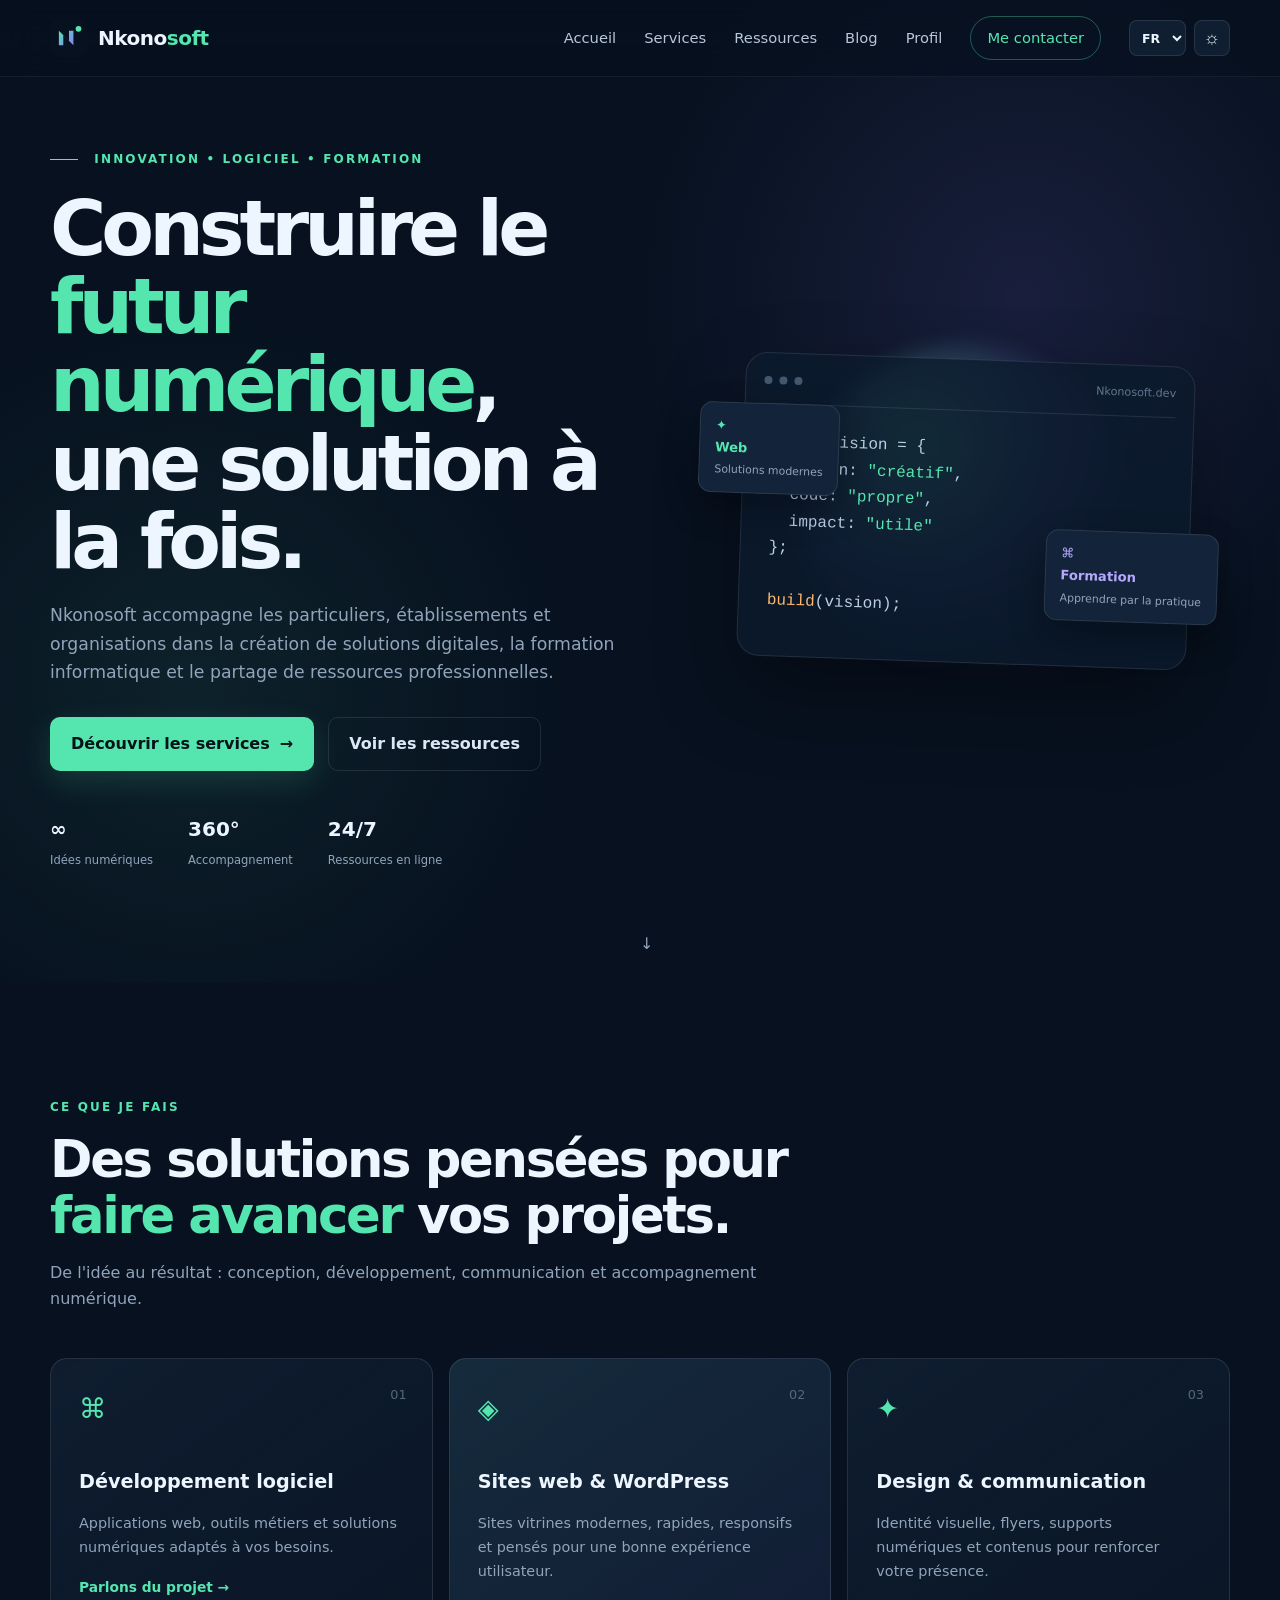
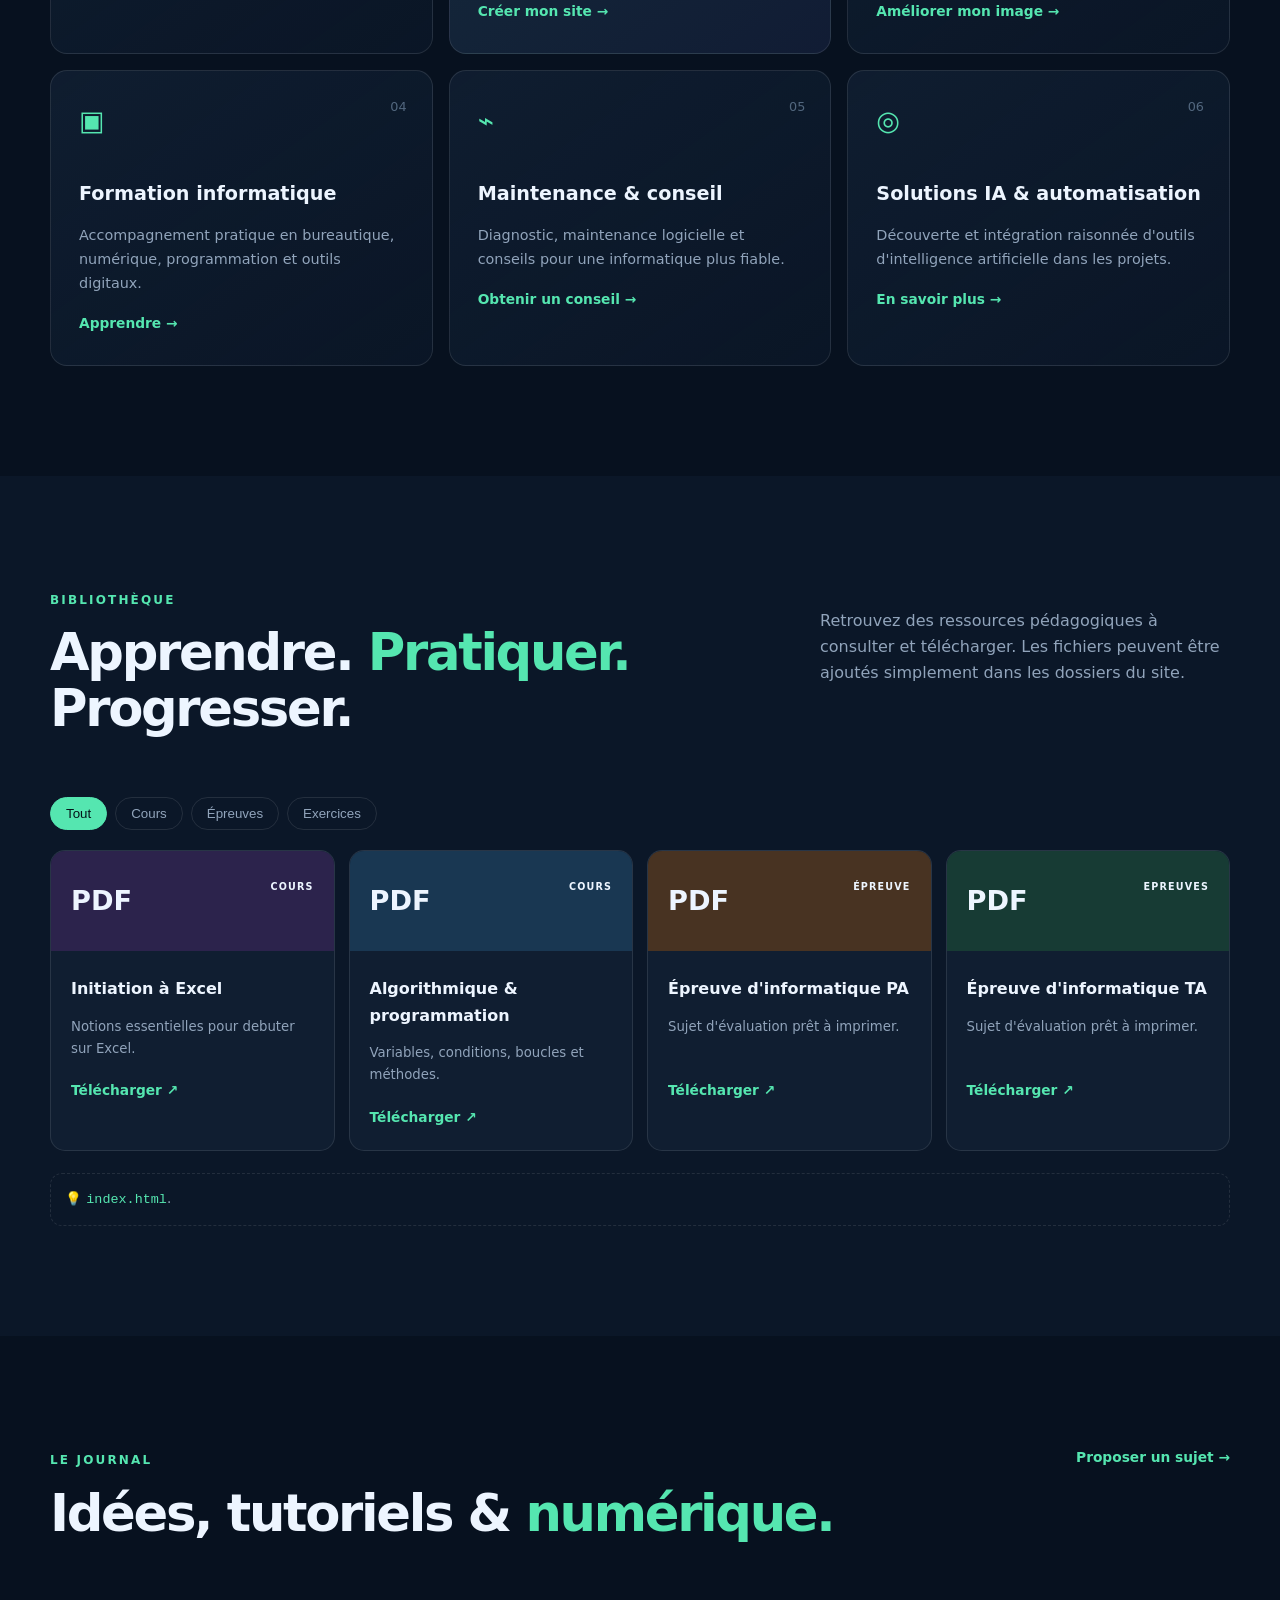
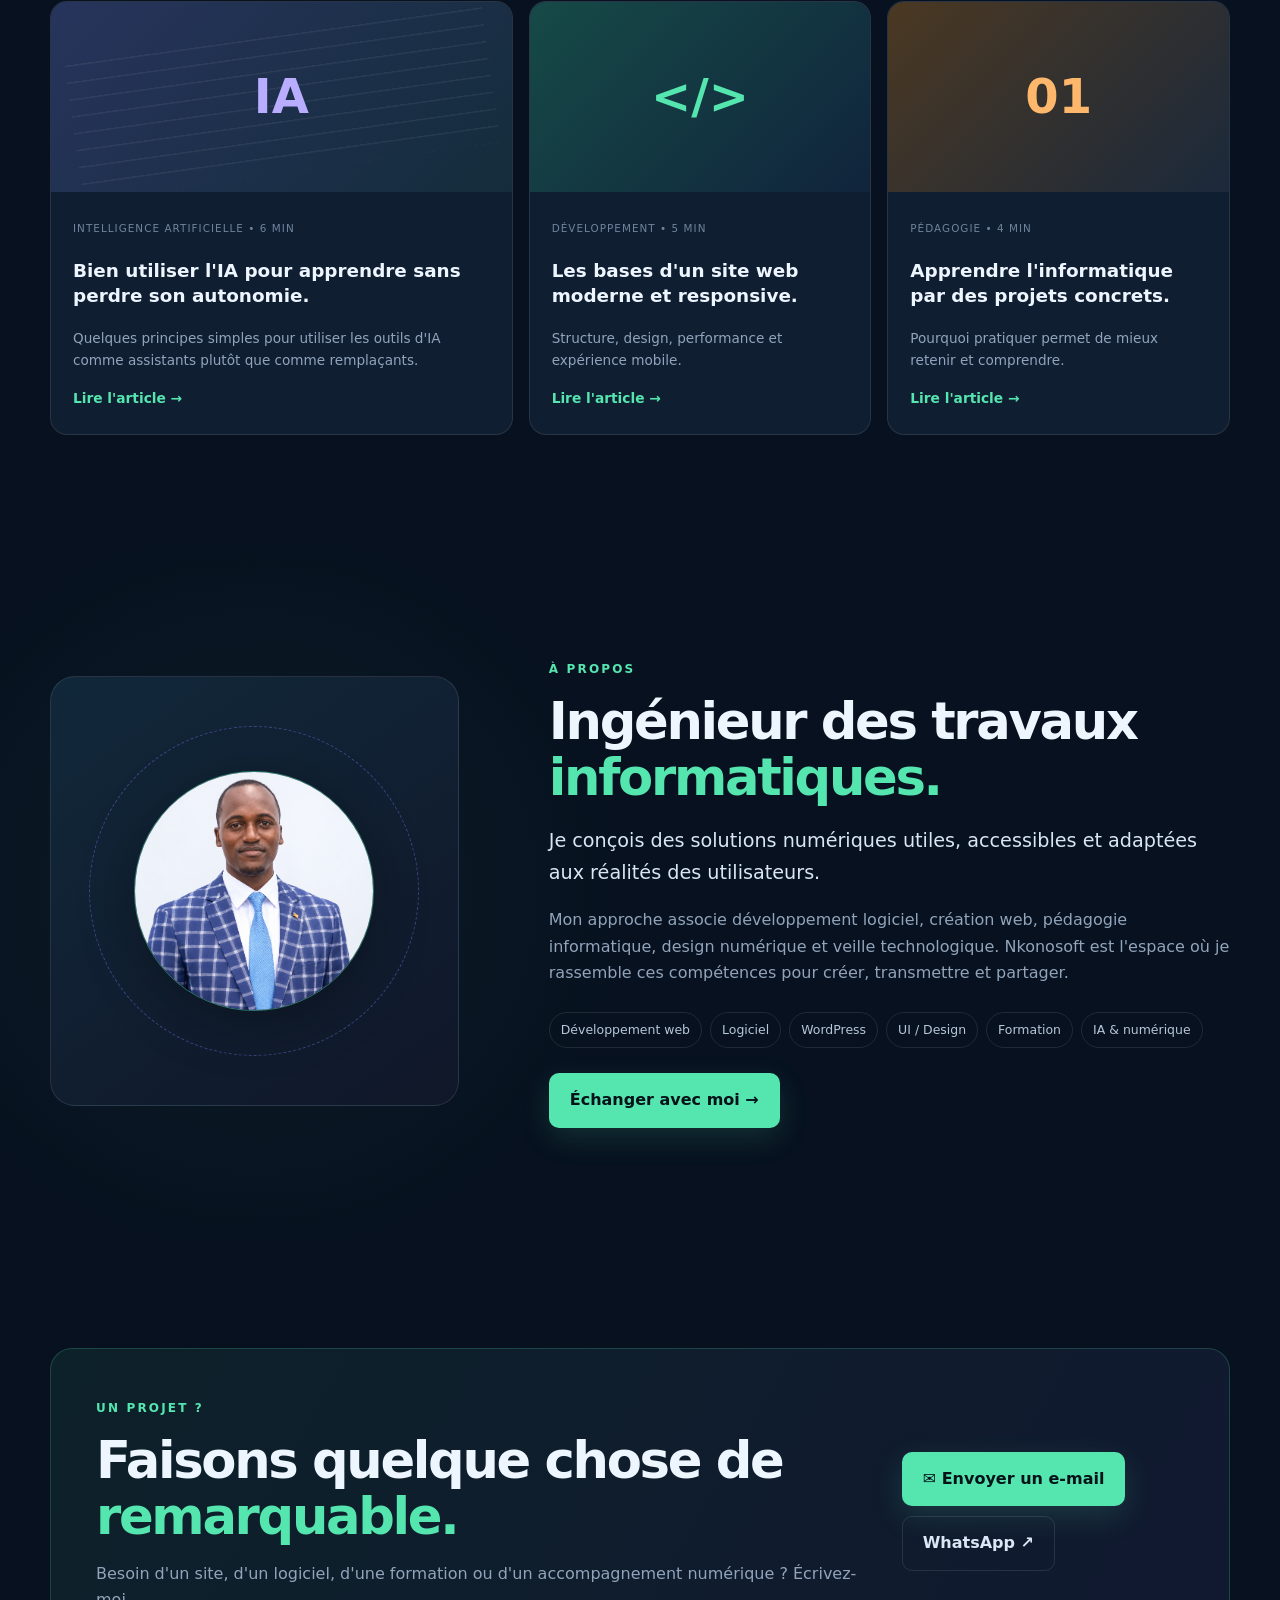
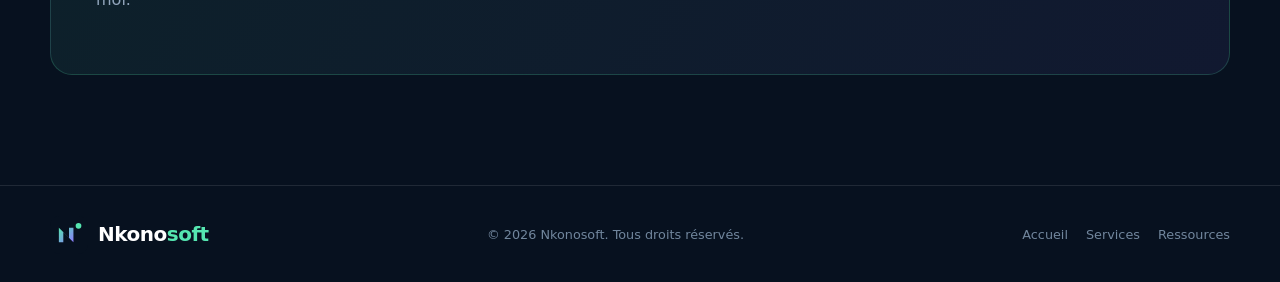
<file: index.html>
<!DOCTYPE html>
<html lang="fr">
<head>
  <meta charset="UTF-8">
  <meta name="viewport" content="width=device-width, initial-scale=1.0">
  <meta name="description" content="Nkonosoft — solutions logicielles, ressources numériques, cours, épreuves et expertise informatique.">
  <meta name="theme-color" content="#07111f">
  <title>Nkonosoft | Solutions numériques & ressources informatiques</title>
  <link rel="icon" href="assets/logo.svg" type="image/svg+xml">
  <link rel="stylesheet" href="styles.css">
  <link rel="stylesheet" href="profile.css">
  <link rel="stylesheet" href="site-preferences.css">
</head>
<body>
  <div class="progress" id="progress"></div>

  <header class="header" id="top">
    <nav class="nav container">
      <a class="brand" href="#accueil" aria-label="Nkonosoft accueil">
        <img src="assets/logo.svg" alt="Logo Nkonosoft">
        <span>Nkono<span>soft</span></span>
      </a>
      <button class="menu-toggle" id="menuToggle" aria-label="Ouvrir le menu">☰</button>
      <div class="nav-links" id="navLinks">
        <a href="#accueil">Accueil</a>
        <a href="#services">Services</a>
        <a href="#ressources">Ressources</a>
        <a href="#blog">Blog</a>
        <a href="#profil">Profil</a>
        <a class="nav-cta" href="#contact">Me contacter</a>
        <div class="site-preferences">
          <label class="language-picker"><span class="sr-only">Langue</span><select data-language-switch data-url-fr="index.html" data-url-en="en/index.html" aria-label="Langue"><option value="fr">FR</option><option value="en">EN</option></select></label>
          <button class="theme-toggle" type="button" data-theme-toggle data-light-label="Passer au thème clair" data-dark-label="Passer au thème sombre" aria-label="Passer au thème clair" title="Passer au thème clair"><span data-theme-glyph aria-hidden="true">☼</span></button>
        </div>
      </div>
    </nav>
  </header>

  <main>
    <section class="hero section" id="accueil">
      <div class="hero-glow glow-one"></div><div class="hero-glow glow-two"></div>
      <div class="container hero-grid">
        <div class="hero-copy reveal">
          <div class="eyebrow"><span></span> INNOVATION • LOGICIEL • FORMATION</div>
          <h1>Construire le <em>futur numérique</em>, une solution à la fois.</h1>
          <p class="hero-text">Nkonosoft accompagne les particuliers, établissements et organisations dans la création de solutions digitales, la formation informatique et le partage de ressources professionnelles.</p>
          <div class="hero-actions">
            <a class="btn btn-primary" href="#services">Découvrir les services <span>→</span></a>
            <a class="btn btn-ghost" href="#ressources">Voir les ressources</a>
          </div>
          <div class="mini-stats">
            <div><strong>∞</strong><span>Idées numériques</span></div>
            <div><strong>360°</strong><span>Accompagnement</span></div>
            <div><strong>24/7</strong><span>Ressources en ligne</span></div>
          </div>
        </div>
        <div class="hero-art reveal">
          <div class="orb"></div>
          <div class="code-card">
            <div class="window-dots"><i></i><i></i><i></i><span>Nkonosoft.dev</span></div>
            <pre><code><b>const</b> vision = {
  design: <span>"créatif"</span>,
  code: <span>"propre"</span>,
  impact: <span>"utile"</span>
};

<span class="accent">build</span>(vision);</code></pre>
            <div class="floating-card card-a">✦ <b>Web</b><small>Solutions modernes</small></div>
            <div class="floating-card card-b">⌘ <b>Formation</b><small>Apprendre par la pratique</small></div>
          </div>
        </div>
      </div>
      <a class="scroll-cue" href="#services">↓</a>
    </section>

    <section class="section services" id="services">
      <div class="container">
        <div class="section-heading reveal"><span class="kicker">CE QUE JE FAIS</span><h2>Des solutions pensées pour <em>faire avancer</em> vos projets.</h2><p>De l'idée au résultat : conception, développement, communication et accompagnement numérique.</p></div>
        <div class="service-grid">
          <article class="service-card reveal"><div class="icon">⌘</div><span class="number">01</span><h3>Développement logiciel</h3><p>Applications web, outils métiers et solutions numériques adaptés à vos besoins.</p><a href="#contact">Parlons du projet →</a></article>
          <article class="service-card featured reveal"><div class="icon">◈</div><span class="number">02</span><h3>Sites web & WordPress</h3><p>Sites vitrines modernes, rapides, responsifs et pensés pour une bonne expérience utilisateur.</p><a href="#contact">Créer mon site →</a></article>
          <article class="service-card reveal"><div class="icon">✦</div><span class="number">03</span><h3>Design & communication</h3><p>Identité visuelle, flyers, supports numériques et contenus pour renforcer votre présence.</p><a href="#contact">Améliorer mon image →</a></article>
          <article class="service-card reveal"><div class="icon">▣</div><span class="number">04</span><h3>Formation informatique</h3><p>Accompagnement pratique en bureautique, numérique, programmation et outils digitaux.</p><a href="#ressources">Apprendre →</a></article>
          <article class="service-card reveal"><div class="icon">⌁</div><span class="number">05</span><h3>Maintenance & conseil</h3><p>Diagnostic, maintenance logicielle et conseils pour une informatique plus fiable.</p><a href="#contact">Obtenir un conseil →</a></article>
          <article class="service-card reveal"><div class="icon">◎</div><span class="number">06</span><h3>Solutions IA & automatisation</h3><p>Découverte et intégration raisonnée d'outils d'intelligence artificielle dans les projets.</p><a href="#blog">En savoir plus →</a></article>
        </div>
      </div>
    </section>

    <section class="section resources" id="ressources">
      <div class="container">
        <div class="section-heading split reveal"><div><span class="kicker">BIBLIOTHÈQUE</span><h2>Apprendre. <em>Pratiquer.</em> Progresser.</h2></div><p>Retrouvez des ressources pédagogiques à consulter et télécharger. Les fichiers peuvent être ajoutés simplement dans les dossiers du site.</p></div>
        <div class="resource-tabs">
          <button class="tab active" data-filter="all">Tout</button><button class="tab" data-filter="cours">Cours</button><button class="tab" data-filter="epreuves">Épreuves</button><button class="tab" data-filter="exercices">Exercices</button>
        </div>
        <div class="resource-grid" id="resourceGrid">
          <article class="resource-card" data-type="cours"><div class="resource-top purple">PDF <span>COURS</span></div><div><h3>Initiation à Excel</h3><p>Notions essentielles pour debuter sur Excel.</p><a class="download" href="documents/cours/Excel_Debutant.pdf" download>Télécharger ↗</a></div></article>
          <article class="resource-card" data-type="cours"><div class="resource-top blue">PDF <span>COURS</span></div><div><h3>Algorithmique & programmation</h3><p>Variables, conditions, boucles et méthodes.</p><a class="download" href="documents/cours/algorithmique.pdf" download>Télécharger ↗</a></div></article>
          <article class="resource-card" data-type="epreuves"><div class="resource-top orange">PDF <span>ÉPREUVE</span></div><div><h3>Épreuve d'informatique PA</h3><p>Sujet d'évaluation prêt à imprimer.</p><a class="download" href="documents/epreuves/epreuve-informatique.pdf" download>Télécharger ↗</a></div></article>
          <article class="resource-card" data-type="epreuves"><div class="resource-top green">PDF <span>EPREUVES</span></div><div><h3>Épreuve d'informatique TA</h3><p>Sujet d'évaluation prêt à imprimer.</p><a class="download" href="documents/exercices/epreuveTA.pdf" download>Télécharger ↗</a></div></article>
        </div>
        <div class="resource-note">💡 <b></b>  <code>index.html</code>.</div>
      </div>
    </section>

    <section class="section blog" id="blog">
      <div class="container">
        <div class="section-heading split reveal"><div><span class="kicker">LE JOURNAL</span><h2>Idées, tutoriels & <em>numérique.</em></h2></div><a class="text-link" href="#contact">Proposer un sujet →</a></div>
        <div class="blog-grid">
          <article class="post featured-post reveal"><div class="post-visual visual-ai"><span>IA</span><div class="visual-lines"></div></div><div class="post-body"><span class="post-meta">INTELLIGENCE ARTIFICIELLE • 6 MIN</span><h3>Bien utiliser l'IA pour apprendre sans perdre son autonomie.</h3><p>Quelques principes simples pour utiliser les outils d'IA comme assistants plutôt que comme remplaçants.</p><a href="blog/ia-apprendre-sans-dependre.html">Lire l'article →</a></div></article>
          <article class="post reveal"><div class="post-visual visual-web"><span>&lt;/&gt;</span></div><div class="post-body"><span class="post-meta">DÉVELOPPEMENT • 5 MIN</span><h3>Les bases d'un site web moderne et responsive.</h3><p>Structure, design, performance et expérience mobile.</p><a href="blog/site-web-responsive.html">Lire l'article →</a></div></article>
          <article class="post reveal"><div class="post-visual visual-data"><span>01</span></div><div class="post-body"><span class="post-meta">PÉDAGOGIE • 4 MIN</span><h3>Apprendre l'informatique par des projets concrets.</h3><p>Pourquoi pratiquer permet de mieux retenir et comprendre.</p><a href="blog/apprendre-par-projets.html">Lire l'article →</a></div></article>
        </div>
      </div>
    </section>

    <section class="section profile" id="profil">
      <div class="container profile-grid">
        <div class="profile-card reveal"><img class="profile-photo" src="assets/profile-portrait.jpg" alt="Illustration d'un professionnel du numérique"><div class="profile-ring"></div></div>
        <div class="profile-copy reveal"><span class="kicker">À PROPOS</span><h2>Ingénieur des travaux <em>informatiques.</em></h2><p class="lead">Je conçois des solutions numériques utiles, accessibles et adaptées aux réalités des utilisateurs.</p><p>Mon approche associe développement logiciel, création web, pédagogie informatique, design numérique et veille technologique. Nkonosoft est l'espace où je rassemble ces compétences pour créer, transmettre et partager.</p><div class="skills"><span>Développement web</span><span>Logiciel</span><span>WordPress</span><span>UI / Design</span><span>Formation</span><span>IA & numérique</span></div><a class="btn btn-primary" href="#contact">Échanger avec moi →</a></div>
      </div>
    </section>

    <section class="section contact" id="contact">
      <div class="container contact-box reveal">
        <div><span class="kicker">UN PROJET ?</span><h2>Faisons quelque chose de <em>remarquable.</em></h2><p>Besoin d'un site, d'un logiciel, d'une formation ou d'un accompagnement numérique ? Écrivez-moi.</p></div>
        <div class="contact-actions"><a class="btn btn-primary" href="mailto:danielnkono22@gmai.com">✉ Envoyer un e-mail</a><a class="btn btn-outline" href="https://wa.me/237697233171" target="_blank" rel="noopener">WhatsApp ↗</a></div>
      </div>
    </section>
  </main>

  <footer><div class="container footer-inner"><a class="brand" href="#top"><img src="assets/logo.svg" alt=""><span>Nkono<span>soft</span></span></a><p>© <span id="year"></span> Nkonosoft. Tous droits réservés.</p><div><a href="#top">Accueil</a><a href="#services">Services</a><a href="#ressources">Ressources</a></div></div></footer>
  <script src="script.js"></script>
  <script src="site-preferences.js"></script>
</body>
</html>
</file>
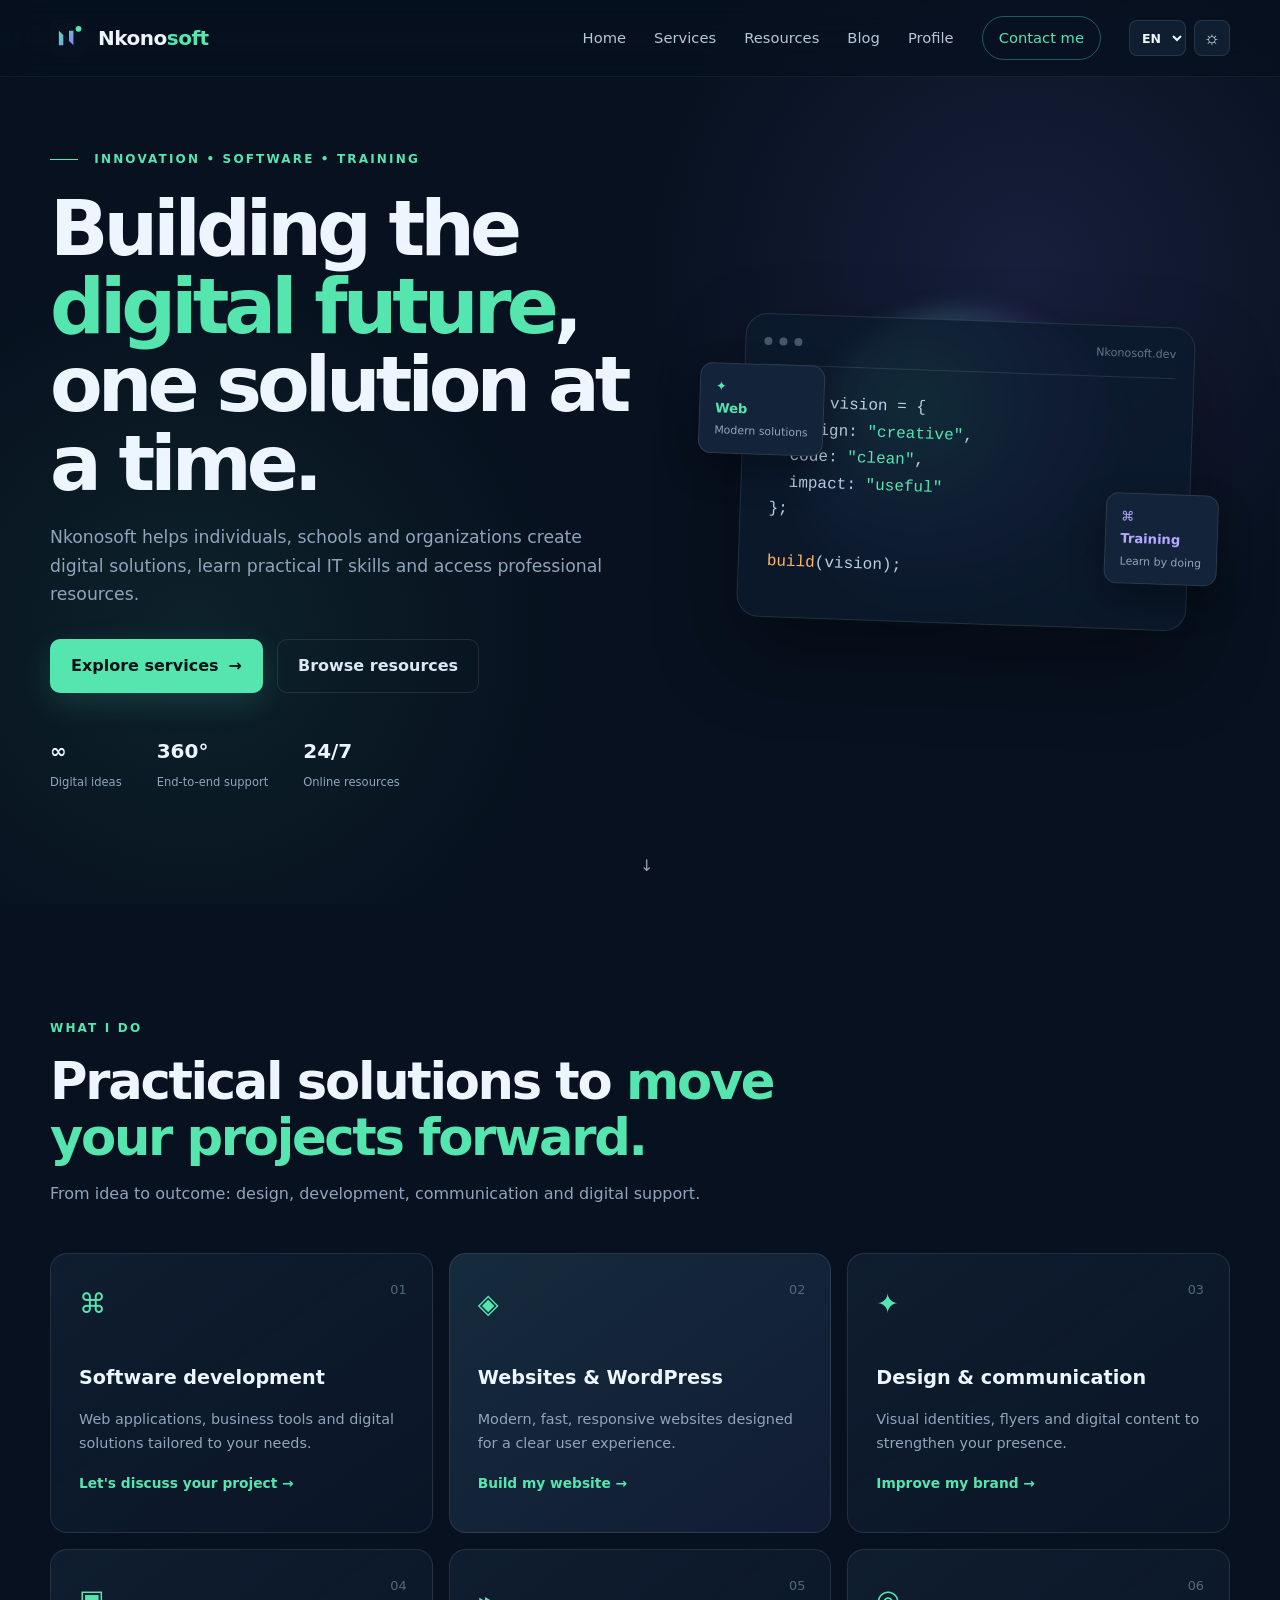
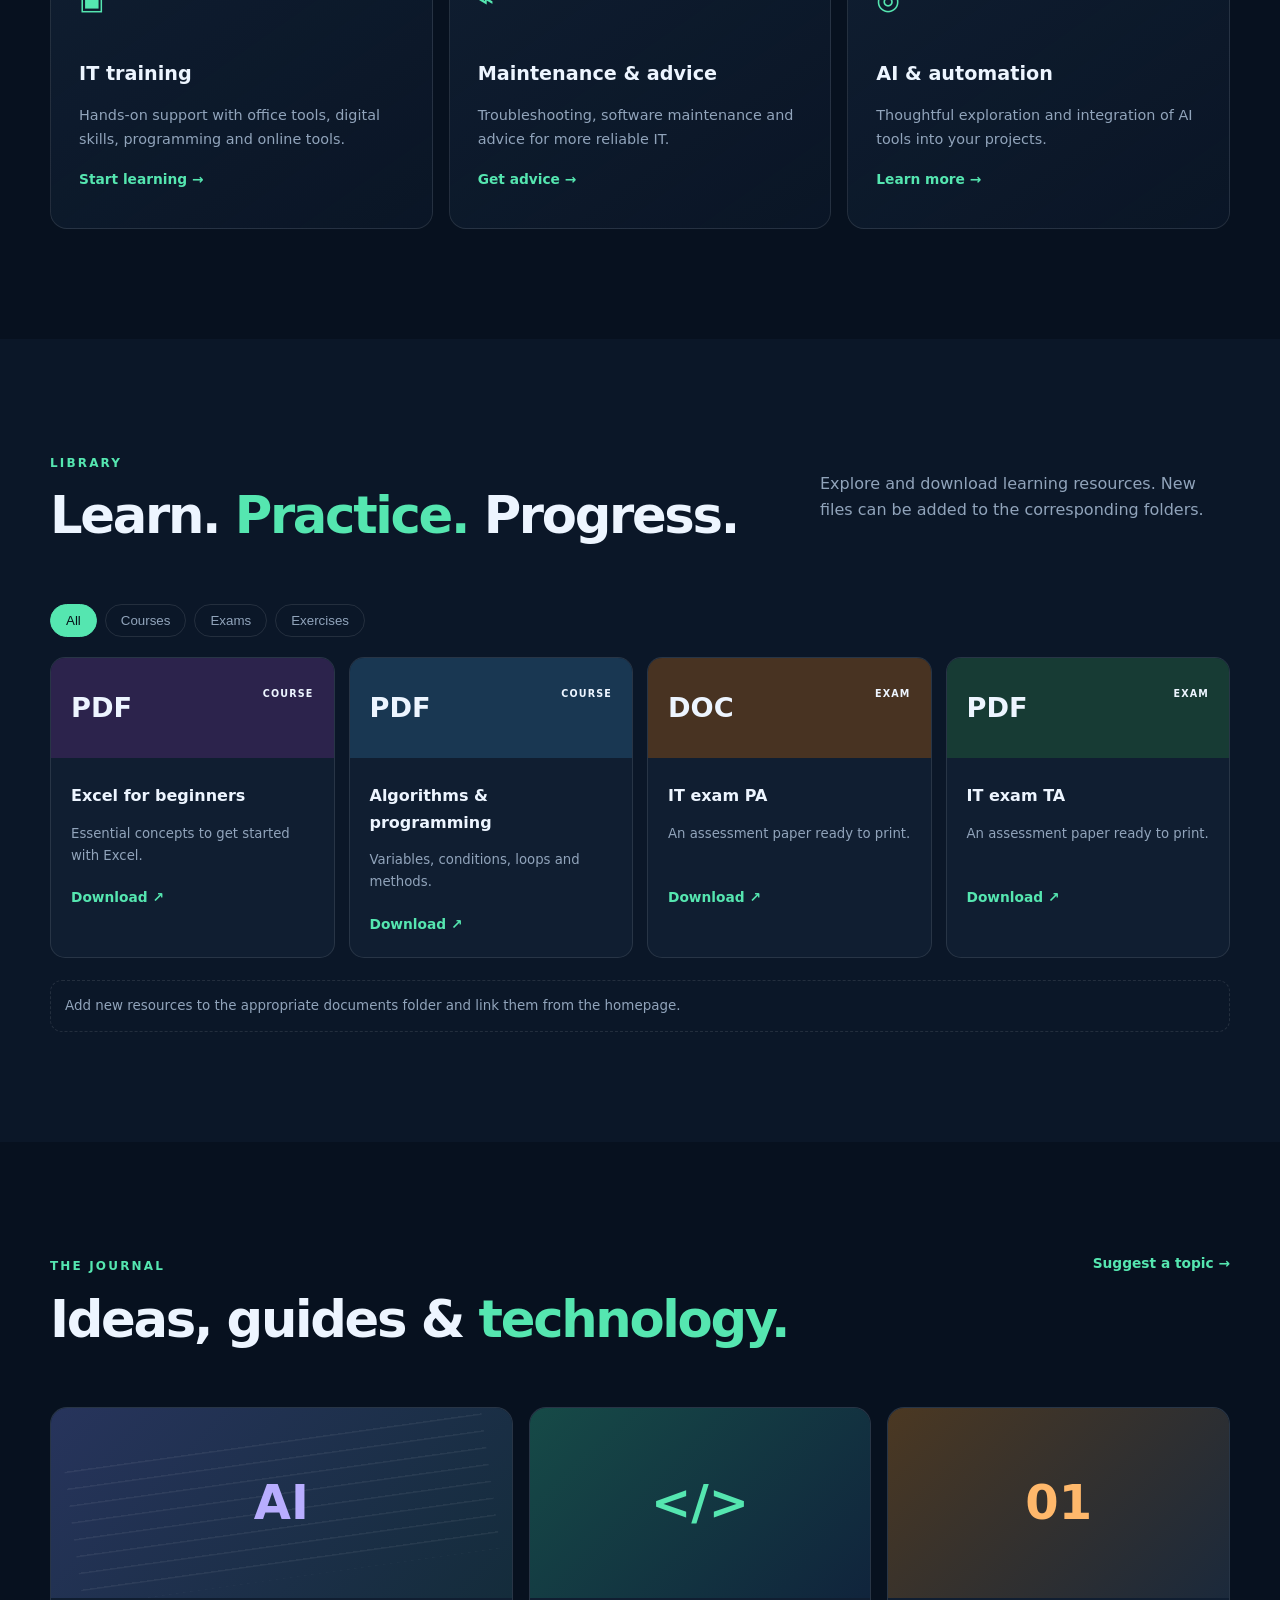
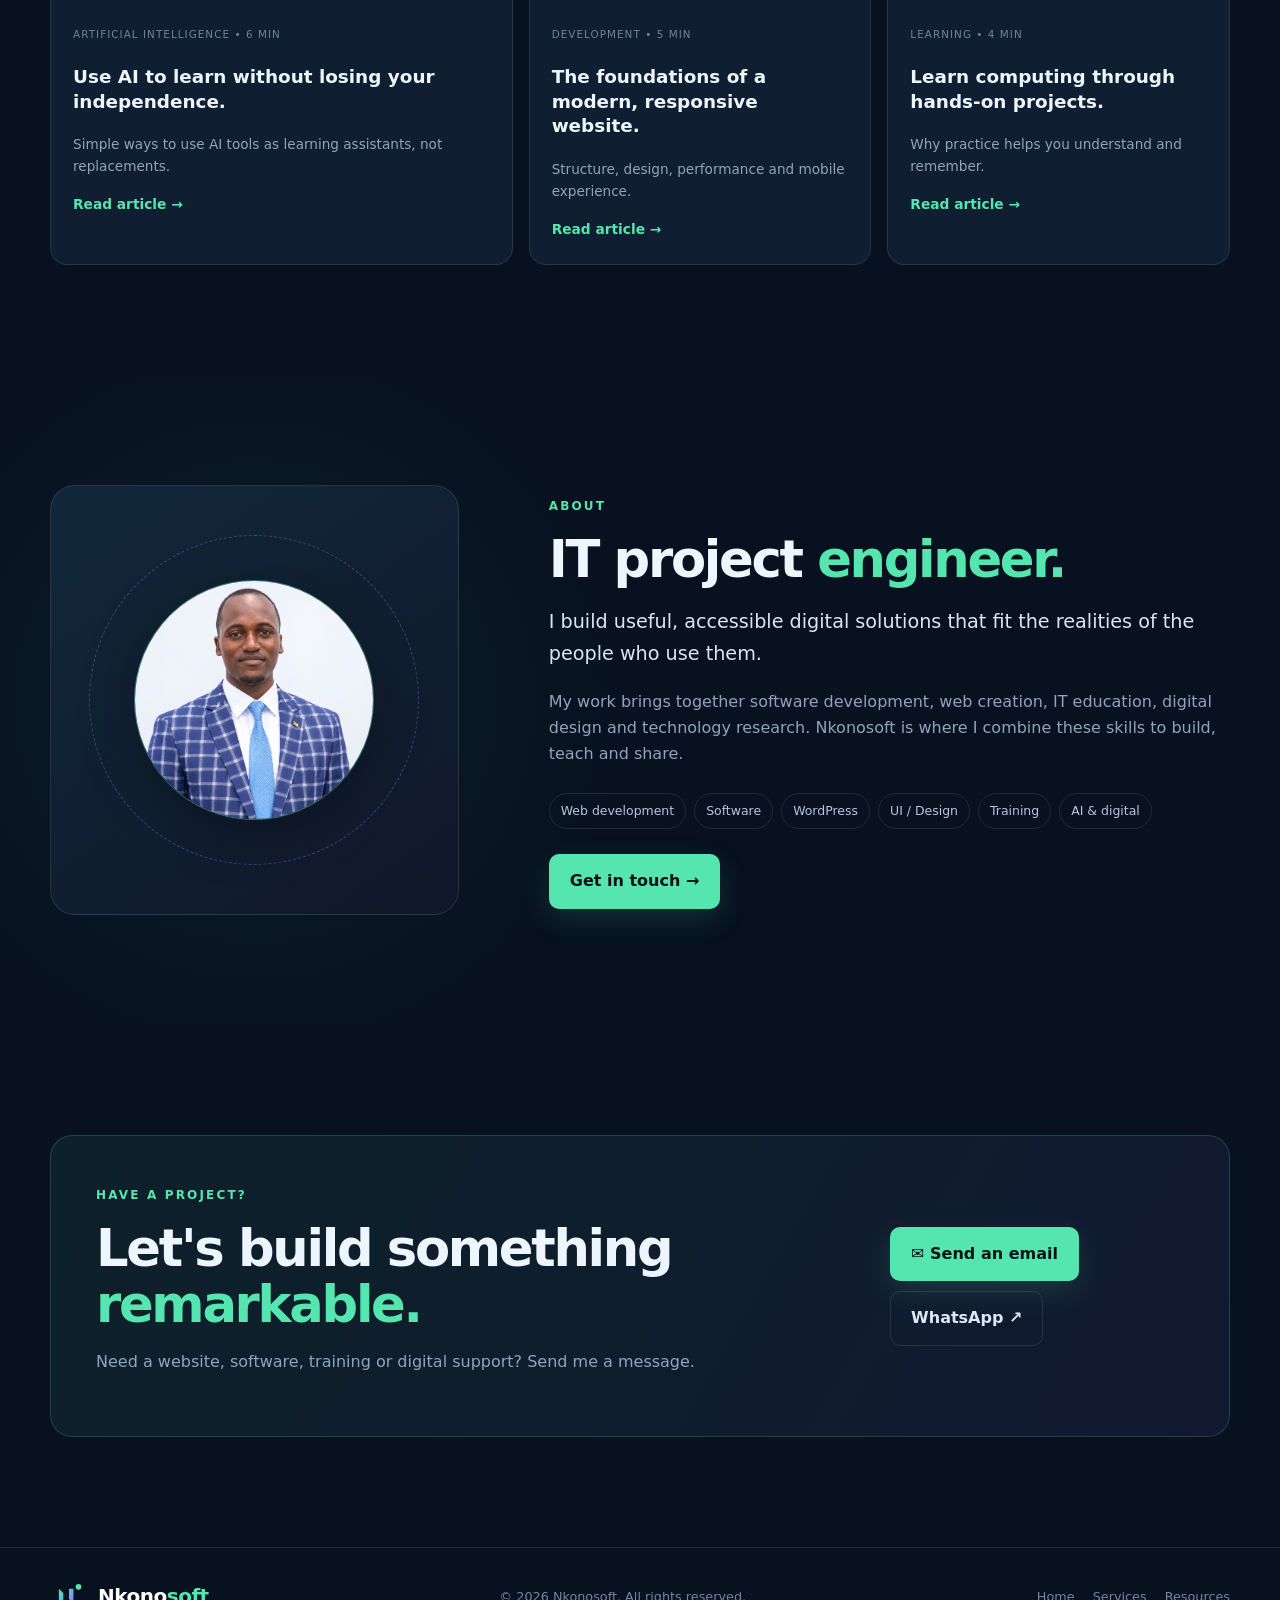
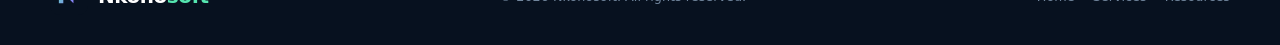
<file: en/index.html>
<!DOCTYPE html>
<html lang="en">
<head>
  <meta charset="UTF-8">
  <meta name="viewport" content="width=device-width, initial-scale=1.0">
  <meta name="description" content="Nkonosoft builds software, shares digital resources and supports people and organizations with practical technology services.">
  <meta name="theme-color" content="#07111f">
  <title>Nkonosoft | Digital solutions and IT resources</title>
  <link rel="icon" href="../assets/logo.svg" type="image/svg+xml">
  <link rel="stylesheet" href="../styles.css">
  <link rel="stylesheet" href="../profile.css">
  <link rel="stylesheet" href="../site-preferences.css">
</head>
<body>
  <div class="progress" id="progress"></div>
  <header class="header" id="top">
    <nav class="nav container">
      <a class="brand" href="#home" aria-label="Nkonosoft home"><img src="../assets/logo.svg" alt="Nkonosoft logo"><span>Nkono<span>soft</span></span></a>
      <button class="menu-toggle" id="menuToggle" aria-label="Open menu">☰</button>
      <div class="nav-links" id="navLinks">
        <a href="#home">Home</a><a href="#services">Services</a><a href="#resources">Resources</a><a href="#blog">Blog</a><a href="#profile">Profile</a><a class="nav-cta" href="#contact">Contact me</a>
        <div class="site-preferences"><label class="language-picker"><span class="sr-only">Language</span><select data-language-switch data-url-fr="../index.html" data-url-en="index.html" aria-label="Language"><option value="fr">FR</option><option value="en">EN</option></select></label><button class="theme-toggle" type="button" data-theme-toggle data-light-label="Switch to light theme" data-dark-label="Switch to dark theme" aria-label="Switch to light theme" title="Switch to light theme"><span data-theme-glyph aria-hidden="true">☼</span></button></div>
      </div>
    </nav>
  </header>
  <main>
    <section class="hero section" id="home">
      <div class="hero-glow glow-one"></div><div class="hero-glow glow-two"></div>
      <div class="container hero-grid">
        <div class="hero-copy reveal">
          <div class="eyebrow"><span></span> INNOVATION • SOFTWARE • TRAINING</div>
          <h1>Building the <em>digital future</em>, one solution at a time.</h1>
          <p class="hero-text">Nkonosoft helps individuals, schools and organizations create digital solutions, learn practical IT skills and access professional resources.</p>
          <div class="hero-actions"><a class="btn btn-primary" href="#services">Explore services <span>→</span></a><a class="btn btn-ghost" href="#resources">Browse resources</a></div>
          <div class="mini-stats"><div><strong>∞</strong><span>Digital ideas</span></div><div><strong>360°</strong><span>End-to-end support</span></div><div><strong>24/7</strong><span>Online resources</span></div></div>
        </div>
        <div class="hero-art reveal"><div class="orb"></div><div class="code-card"><div class="window-dots"><i></i><i></i><i></i><span>Nkonosoft.dev</span></div><pre><code><b>const</b> vision = {
  design: <span>"creative"</span>,
  code: <span>"clean"</span>,
  impact: <span>"useful"</span>
};

<span class="accent">build</span>(vision);</code></pre><div class="floating-card card-a">✦ <b>Web</b><small>Modern solutions</small></div><div class="floating-card card-b">⌘ <b>Training</b><small>Learn by doing</small></div></div></div>
      </div>
      <a class="scroll-cue" href="#services">↓</a>
    </section>
    <section class="section services" id="services"><div class="container">
      <div class="section-heading reveal"><span class="kicker">WHAT I DO</span><h2>Practical solutions to <em>move your projects forward.</em></h2><p>From idea to outcome: design, development, communication and digital support.</p></div>
      <div class="service-grid">
        <article class="service-card reveal"><div class="icon">⌘</div><span class="number">01</span><h3>Software development</h3><p>Web applications, business tools and digital solutions tailored to your needs.</p><a href="#contact">Let's discuss your project →</a></article>
        <article class="service-card featured reveal"><div class="icon">◈</div><span class="number">02</span><h3>Websites & WordPress</h3><p>Modern, fast, responsive websites designed for a clear user experience.</p><a href="#contact">Build my website →</a></article>
        <article class="service-card reveal"><div class="icon">✦</div><span class="number">03</span><h3>Design & communication</h3><p>Visual identities, flyers and digital content to strengthen your presence.</p><a href="#contact">Improve my brand →</a></article>
        <article class="service-card reveal"><div class="icon">▣</div><span class="number">04</span><h3>IT training</h3><p>Hands-on support with office tools, digital skills, programming and online tools.</p><a href="#resources">Start learning →</a></article>
        <article class="service-card reveal"><div class="icon">⌁</div><span class="number">05</span><h3>Maintenance & advice</h3><p>Troubleshooting, software maintenance and advice for more reliable IT.</p><a href="#contact">Get advice →</a></article>
        <article class="service-card reveal"><div class="icon">◎</div><span class="number">06</span><h3>AI & automation</h3><p>Thoughtful exploration and integration of AI tools into your projects.</p><a href="#blog">Learn more →</a></article>
      </div>
    </div></section>
    <section class="section resources" id="resources"><div class="container">
      <div class="section-heading split reveal"><div><span class="kicker">LIBRARY</span><h2>Learn. <em>Practice.</em> Progress.</h2></div><p>Explore and download learning resources. New files can be added to the corresponding folders.</p></div>
      <div class="resource-tabs"><button class="tab active" data-filter="all">All</button><button class="tab" data-filter="cours">Courses</button><button class="tab" data-filter="epreuves">Exams</button><button class="tab" data-filter="exercices">Exercises</button></div>
      <div class="resource-grid" id="resourceGrid">
        <article class="resource-card" data-type="cours"><div class="resource-top purple">PDF <span>COURSE</span></div><div><h3>Excel for beginners</h3><p>Essential concepts to get started with Excel.</p><a class="download" href="../documents/cours/Excel_Debutant.pdf" download>Download ↗</a></div></article>
        <article class="resource-card" data-type="cours"><div class="resource-top blue">PDF <span>COURSE</span></div><div><h3>Algorithms & programming</h3><p>Variables, conditions, loops and methods.</p><a class="download" href="../documents/cours/algorithmique.pdf" download>Download ↗</a></div></article>
        <article class="resource-card" data-type="epreuves"><div class="resource-top orange">DOC <span>EXAM</span></div><div><h3>IT exam PA</h3><p>An assessment paper ready to print.</p><a class="download" href="../documents/epreuves/epreuve-informatique.pdf" download>Download ↗</a></div></article>
        <article class="resource-card" data-type="epreuves"><div class="resource-top green">PDF <span>EXAM</span></div><div><h3>IT exam TA</h3><p>An assessment paper ready to print.</p><a class="download" href="../documents/exercices/epreuveTA.pdf" download>Download ↗</a></div></article>
      </div>
      <div class="resource-note">Add new resources to the appropriate documents folder and link them from the homepage.</div>
    </div></section>
    <section class="section blog" id="blog"><div class="container">
      <div class="section-heading split reveal"><div><span class="kicker">THE JOURNAL</span><h2>Ideas, guides & <em>technology.</em></h2></div><a class="text-link" href="#contact">Suggest a topic →</a></div>
      <div class="blog-grid">
        <article class="post featured-post reveal"><div class="post-visual visual-ai"><span>AI</span><div class="visual-lines"></div></div><div class="post-body"><span class="post-meta">ARTIFICIAL INTELLIGENCE • 6 MIN</span><h3>Use AI to learn without losing your independence.</h3><p>Simple ways to use AI tools as learning assistants, not replacements.</p><a href="blog/ia-apprendre-sans-dependre.html">Read article →</a></div></article>
        <article class="post reveal"><div class="post-visual visual-web"><span>&lt;/&gt;</span></div><div class="post-body"><span class="post-meta">DEVELOPMENT • 5 MIN</span><h3>The foundations of a modern, responsive website.</h3><p>Structure, design, performance and mobile experience.</p><a href="blog/site-web-responsive.html">Read article →</a></div></article>
        <article class="post reveal"><div class="post-visual visual-data"><span>01</span></div><div class="post-body"><span class="post-meta">LEARNING • 4 MIN</span><h3>Learn computing through hands-on projects.</h3><p>Why practice helps you understand and remember.</p><a href="blog/apprendre-par-projets.html">Read article →</a></div></article>
      </div>
    </div></section>
    <section class="section profile" id="profile"><div class="container profile-grid">
      <div class="profile-card reveal"><img class="profile-photo" src="../assets/profile-portrait.jpg" alt="Illustration of an IT professional"><div class="profile-ring"></div></div>
      <div class="profile-copy reveal"><span class="kicker">ABOUT</span><h2>IT project <em>engineer.</em></h2><p class="lead">I build useful, accessible digital solutions that fit the realities of the people who use them.</p><p>My work brings together software development, web creation, IT education, digital design and technology research. Nkonosoft is where I combine these skills to build, teach and share.</p><div class="skills"><span>Web development</span><span>Software</span><span>WordPress</span><span>UI / Design</span><span>Training</span><span>AI & digital</span></div><a class="btn btn-primary" href="#contact">Get in touch →</a></div>
    </div></section>
    <section class="section contact" id="contact"><div class="container contact-box reveal"><div><span class="kicker">HAVE A PROJECT?</span><h2>Let's build something <em>remarkable.</em></h2><p>Need a website, software, training or digital support? Send me a message.</p></div><div class="contact-actions"><a class="btn btn-primary" href="mailto:danielnkono22@gmai.com">✉ Send an email</a><a class="btn btn-outline" href="https://wa.me/237697233171" target="_blank" rel="noopener">WhatsApp ↗</a></div></div></section>
  </main>
  <footer><div class="container footer-inner"><a class="brand" href="#top"><img src="../assets/logo.svg" alt=""><span>Nkono<span>soft</span></span></a><p>© <span id="year"></span> Nkonosoft. All rights reserved.</p><div><a href="#top">Home</a><a href="#services">Services</a><a href="#resources">Resources</a></div></div></footer>
  <script src="../script.js"></script>
  <script src="../site-preferences.js"></script>
</body>
</html>
</file>
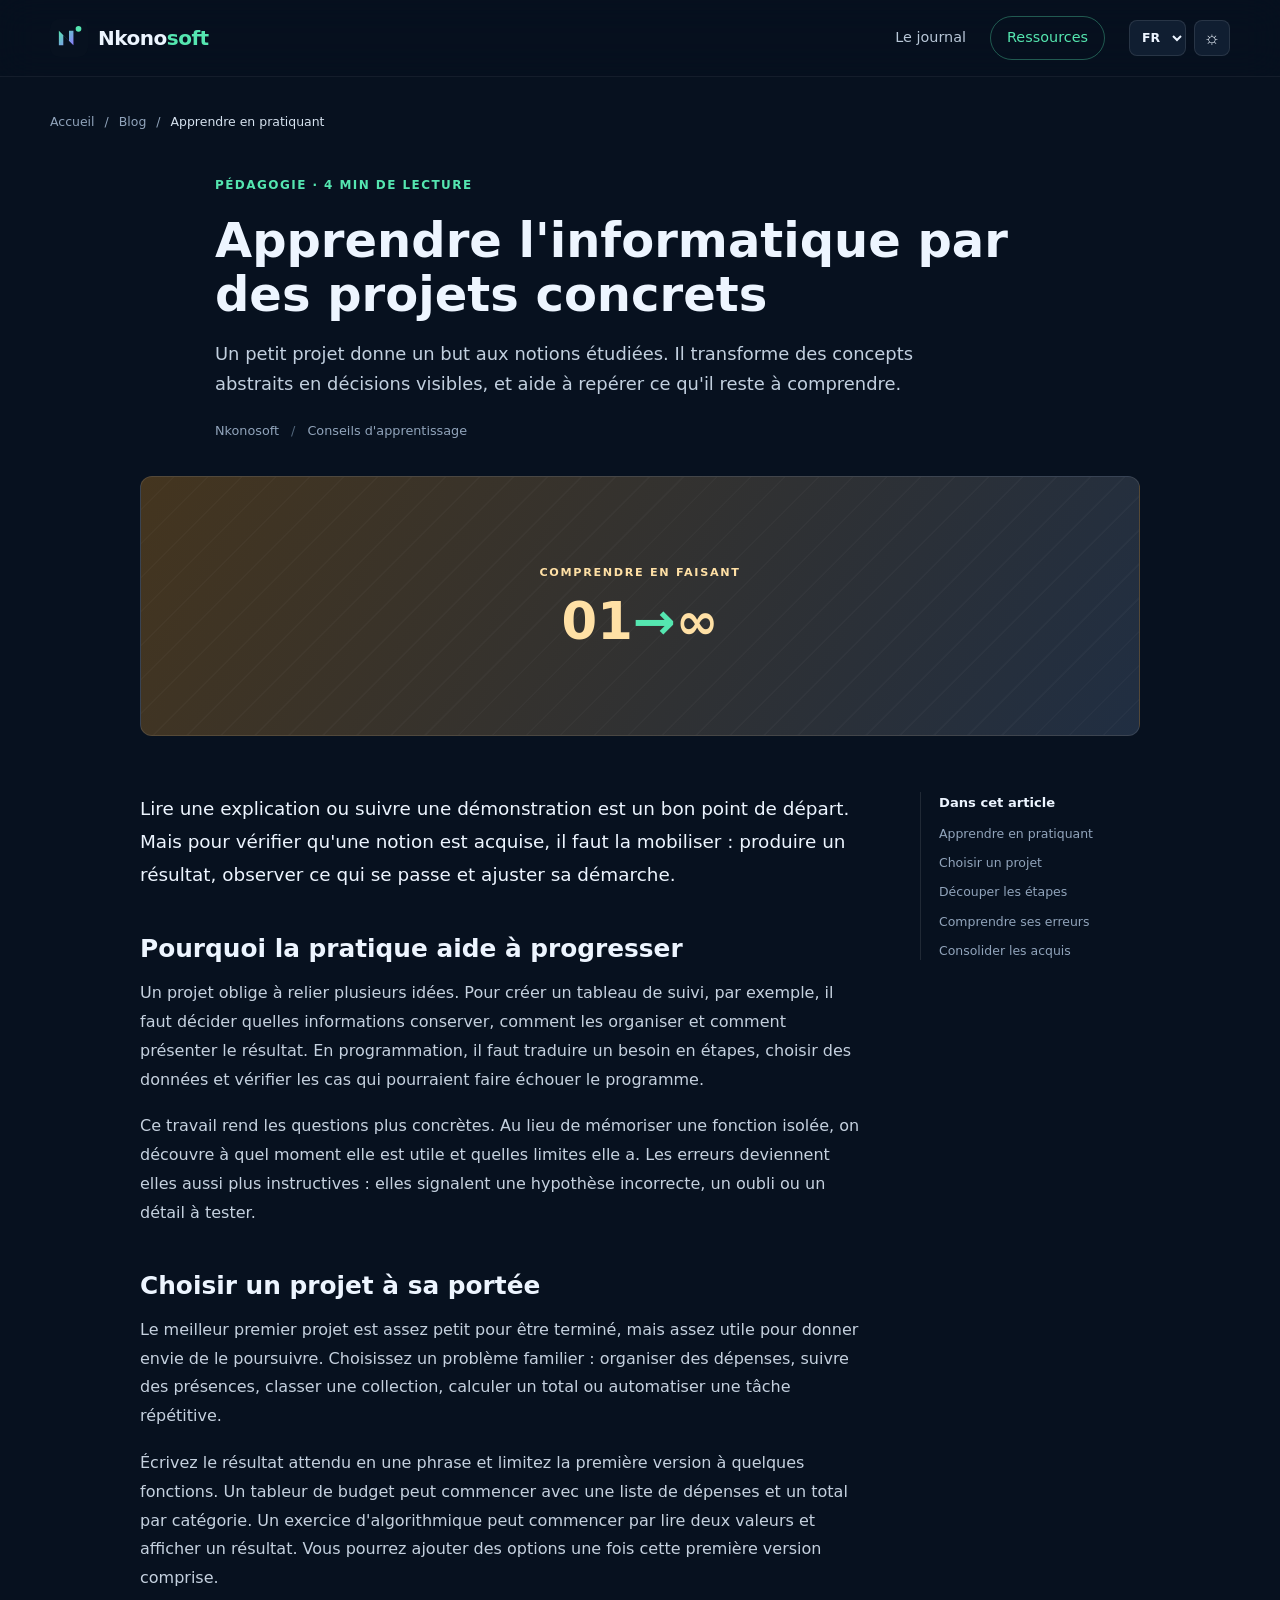
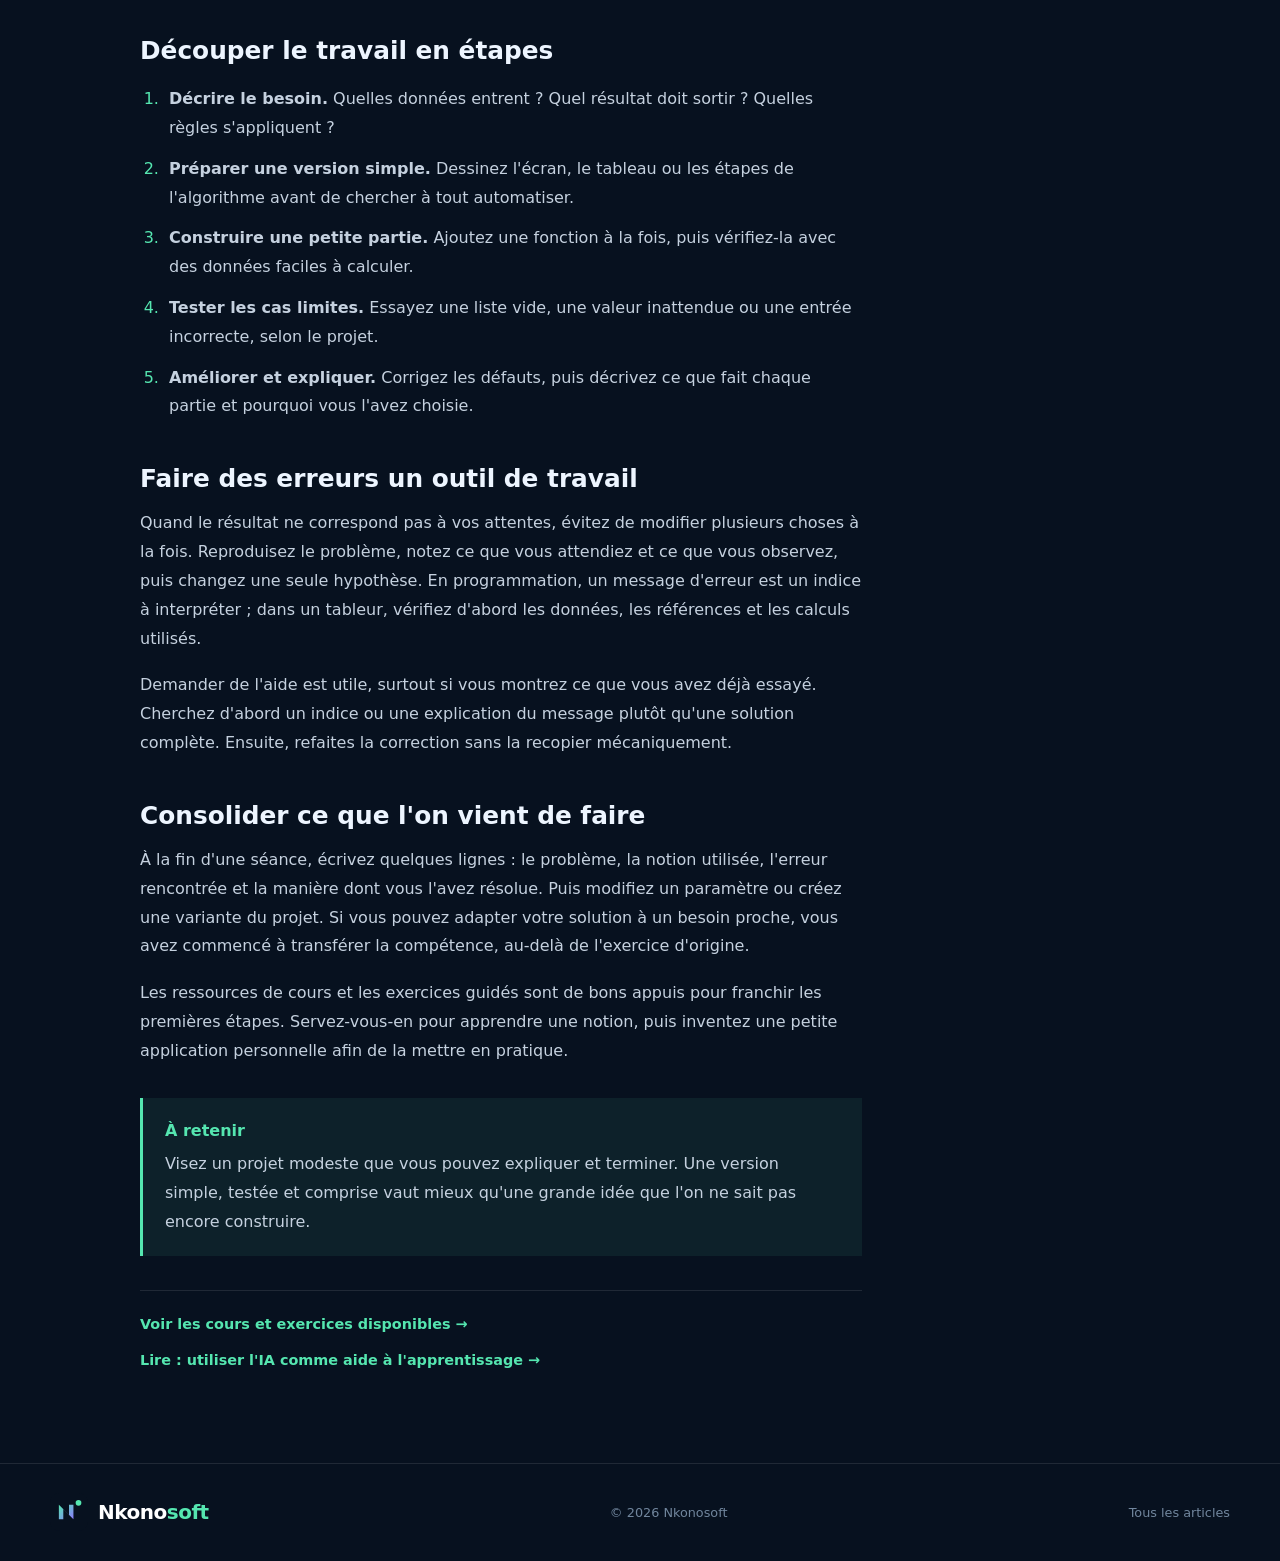
<file: blog/apprendre-par-projets.html>
<!DOCTYPE html>
<html lang="fr">
<head>
  <meta charset="UTF-8">
  <meta name="viewport" content="width=device-width, initial-scale=1.0">
  <meta name="description" content="Comment apprendre l'informatique par des projets à sa portée, progresser étape par étape et transformer les erreurs en pistes de compréhension.">
  <meta name="theme-color" content="#07111f">
  <title>Apprendre l'informatique par des projets concrets | Nkonosoft</title>
  <link rel="icon" href="../assets/logo.svg" type="image/svg+xml">
  <link rel="stylesheet" href="../styles.css">
  <link rel="stylesheet" href="blog.css">
  <link rel="stylesheet" href="../site-preferences.css">
</head>
<body>
  <header class="header">
    <nav class="nav container" aria-label="Navigation principale">
      <a class="brand" href="../index.html#accueil" aria-label="Nkonosoft, accueil"><img src="../assets/logo.svg" alt=""><span>Nkono<span>soft</span></span></a>
      <div class="article-nav"><a href="../index.html#blog">Le journal</a><a class="nav-cta" href="../index.html#ressources">Ressources</a><div class="site-preferences"><label class="language-picker"><span class="sr-only">Langue</span><select data-language-switch data-url-fr="../blog/apprendre-par-projets.html" data-url-en="../en/blog/apprendre-par-projets.html" aria-label="Langue"><option value="fr">FR</option><option value="en">EN</option></select></label><button class="theme-toggle" type="button" data-theme-toggle data-light-label="Passer au thème clair" data-dark-label="Passer au thème sombre" aria-label="Passer au thème clair" title="Passer au thème clair"><span data-theme-glyph aria-hidden="true">☼</span></button></div></div>
    </nav>
  </header>
  <main class="article-main container">
    <nav class="breadcrumb" aria-label="Fil d'Ariane"><a href="../index.html#accueil">Accueil</a><span>/</span><a href="../index.html#blog">Blog</a><span>/</span><span>Apprendre en pratiquant</span></nav>
    <header class="article-heading">
      <span class="kicker">PÉDAGOGIE · 4 MIN DE LECTURE</span>
      <h1>Apprendre l'informatique par des projets concrets</h1>
      <p class="article-intro">Un petit projet donne un but aux notions étudiées. Il transforme des concepts abstraits en décisions visibles, et aide à repérer ce qu'il reste à comprendre.</p>
      <div class="article-byline"><span>Nkonosoft</span><span>Conseils d'apprentissage</span></div>
    </header>
    <div class="article-cover topic-practice" aria-hidden="true"><span>COMPRENDRE EN FAISANT</span><strong>01<span>→</span>∞</strong></div>
    <div class="article-layout">
      <article class="article-content">
        <p class="article-lead">Lire une explication ou suivre une démonstration est un bon point de départ. Mais pour vérifier qu'une notion est acquise, il faut la mobiliser : produire un résultat, observer ce qui se passe et ajuster sa démarche.</p>
        <h2 id="pourquoi">Pourquoi la pratique aide à progresser</h2>
        <p>Un projet oblige à relier plusieurs idées. Pour créer un tableau de suivi, par exemple, il faut décider quelles informations conserver, comment les organiser et comment présenter le résultat. En programmation, il faut traduire un besoin en étapes, choisir des données et vérifier les cas qui pourraient faire échouer le programme.</p>
        <p>Ce travail rend les questions plus concrètes. Au lieu de mémoriser une fonction isolée, on découvre à quel moment elle est utile et quelles limites elle a. Les erreurs deviennent elles aussi plus instructives : elles signalent une hypothèse incorrecte, un oubli ou un détail à tester.</p>
        <h2 id="choisir">Choisir un projet à sa portée</h2>
        <p>Le meilleur premier projet est assez petit pour être terminé, mais assez utile pour donner envie de le poursuivre. Choisissez un problème familier : organiser des dépenses, suivre des présences, classer une collection, calculer un total ou automatiser une tâche répétitive.</p>
        <p>Écrivez le résultat attendu en une phrase et limitez la première version à quelques fonctions. Un tableur de budget peut commencer avec une liste de dépenses et un total par catégorie. Un exercice d'algorithmique peut commencer par lire deux valeurs et afficher un résultat. Vous pourrez ajouter des options une fois cette première version comprise.</p>
        <h2 id="decouper">Découper le travail en étapes</h2>
        <ol>
          <li><strong>Décrire le besoin.</strong> Quelles données entrent ? Quel résultat doit sortir ? Quelles règles s'appliquent ?</li>
          <li><strong>Préparer une version simple.</strong> Dessinez l'écran, le tableau ou les étapes de l'algorithme avant de chercher à tout automatiser.</li>
          <li><strong>Construire une petite partie.</strong> Ajoutez une fonction à la fois, puis vérifiez-la avec des données faciles à calculer.</li>
          <li><strong>Tester les cas limites.</strong> Essayez une liste vide, une valeur inattendue ou une entrée incorrecte, selon le projet.</li>
          <li><strong>Améliorer et expliquer.</strong> Corrigez les défauts, puis décrivez ce que fait chaque partie et pourquoi vous l'avez choisie.</li>
        </ol>
        <h2 id="erreurs">Faire des erreurs un outil de travail</h2>
        <p>Quand le résultat ne correspond pas à vos attentes, évitez de modifier plusieurs choses à la fois. Reproduisez le problème, notez ce que vous attendiez et ce que vous observez, puis changez une seule hypothèse. En programmation, un message d'erreur est un indice à interpréter ; dans un tableur, vérifiez d'abord les données, les références et les calculs utilisés.</p>
        <p>Demander de l'aide est utile, surtout si vous montrez ce que vous avez déjà essayé. Cherchez d'abord un indice ou une explication du message plutôt qu'une solution complète. Ensuite, refaites la correction sans la recopier mécaniquement.</p>
        <h2 id="apprendre">Consolider ce que l'on vient de faire</h2>
        <p>À la fin d'une séance, écrivez quelques lignes : le problème, la notion utilisée, l'erreur rencontrée et la manière dont vous l'avez résolue. Puis modifiez un paramètre ou créez une variante du projet. Si vous pouvez adapter votre solution à un besoin proche, vous avez commencé à transférer la compétence, au-delà de l'exercice d'origine.</p>
        <p>Les ressources de cours et les exercices guidés sont de bons appuis pour franchir les premières étapes. Servez-vous-en pour apprendre une notion, puis inventez une petite application personnelle afin de la mettre en pratique.</p>
        <aside class="article-callout"><strong>À retenir</strong><p>Visez un projet modeste que vous pouvez expliquer et terminer. Une version simple, testée et comprise vaut mieux qu'une grande idée que l'on ne sait pas encore construire.</p></aside>
        <div class="article-end"><a href="../index.html#ressources">Voir les cours et exercices disponibles →</a><a href="ia-apprendre-sans-dependre.html">Lire : utiliser l'IA comme aide à l'apprentissage →</a></div>
      </article>
      <aside class="article-aside"><span class="aside-title">Dans cet article</span><nav aria-label="Sommaire"><a href="#pourquoi">Apprendre en pratiquant</a><a href="#choisir">Choisir un projet</a><a href="#decouper">Découper les étapes</a><a href="#erreurs">Comprendre ses erreurs</a><a href="#apprendre">Consolider les acquis</a></nav></aside>
    </div>
  </main>
  <script src="../site-preferences.js"></script>
  <footer><div class="container footer-inner"><a class="brand" href="../index.html#accueil"><img src="../assets/logo.svg" alt=""><span>Nkono<span>soft</span></span></a><p>&copy; <span id="year">2026</span> Nkonosoft</p><div><a href="../index.html#blog">Tous les articles</a></div></div></footer>
</body>
</html>
</file>
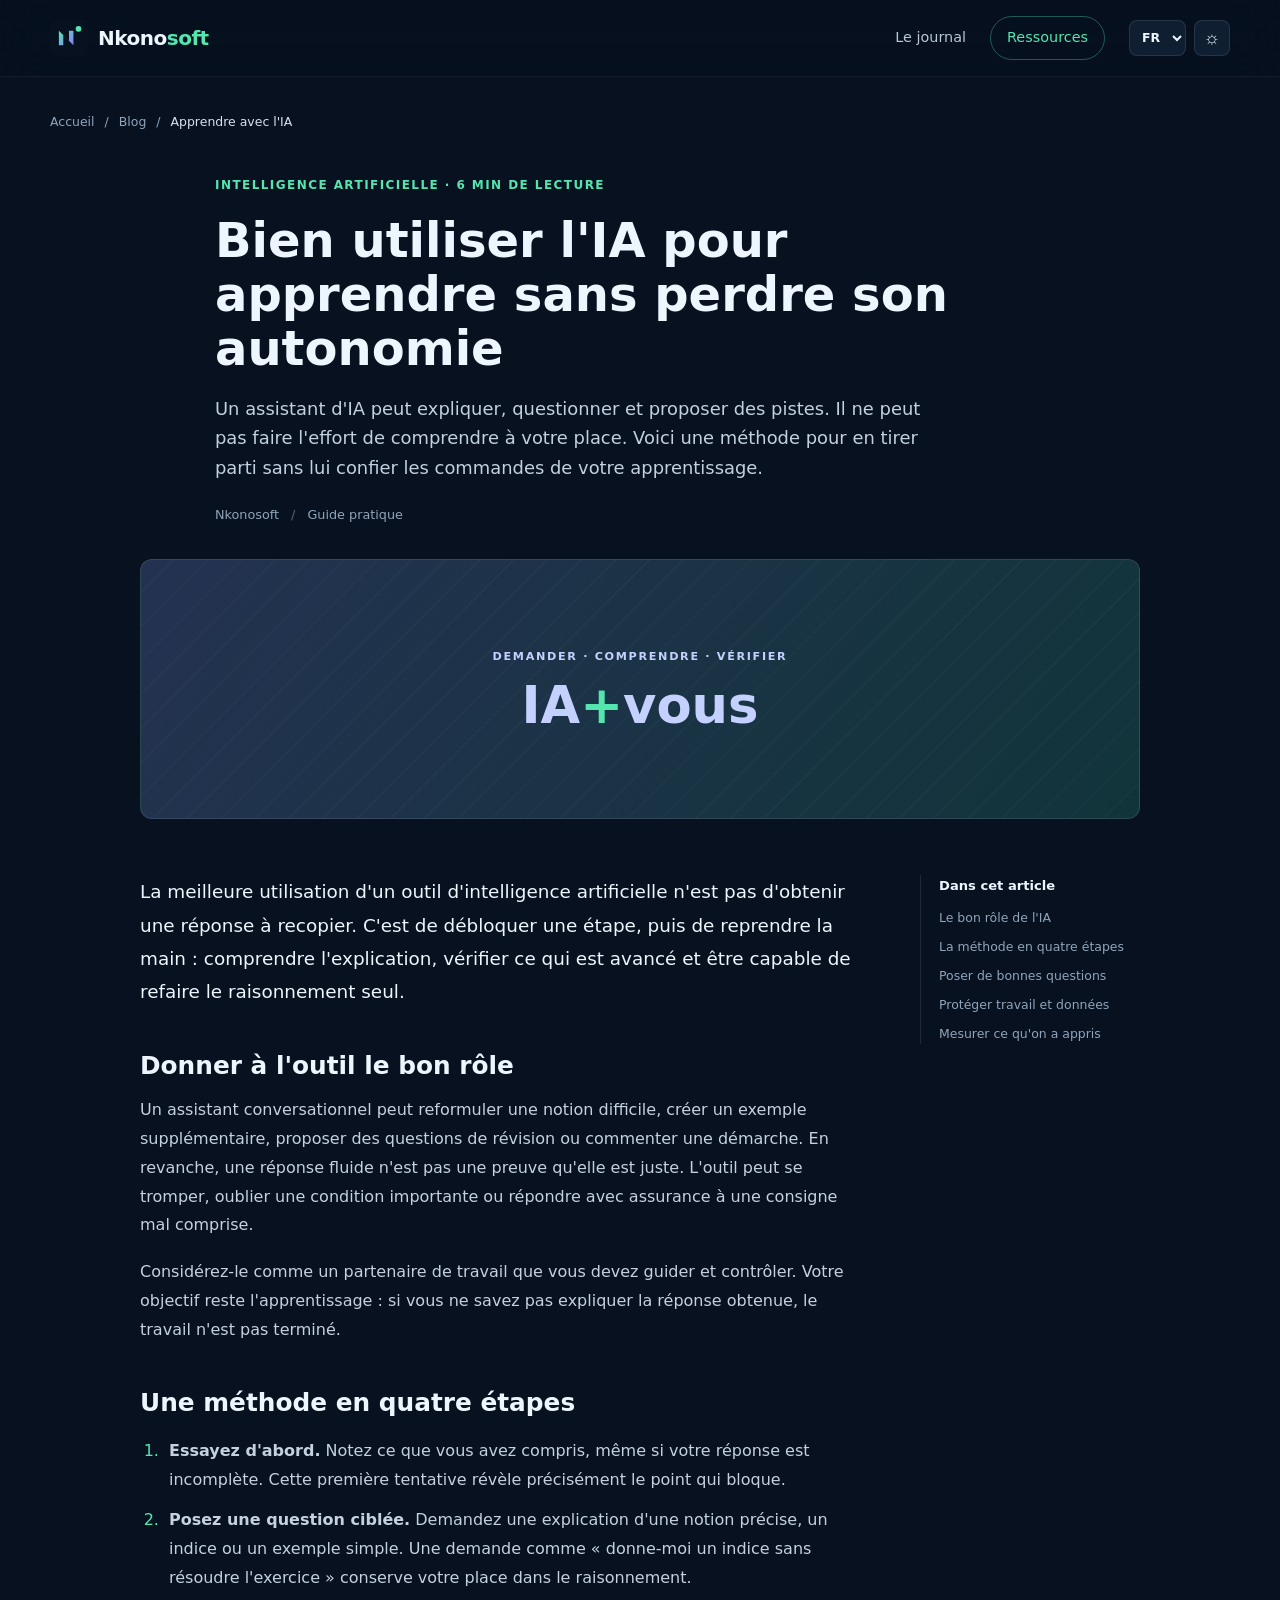
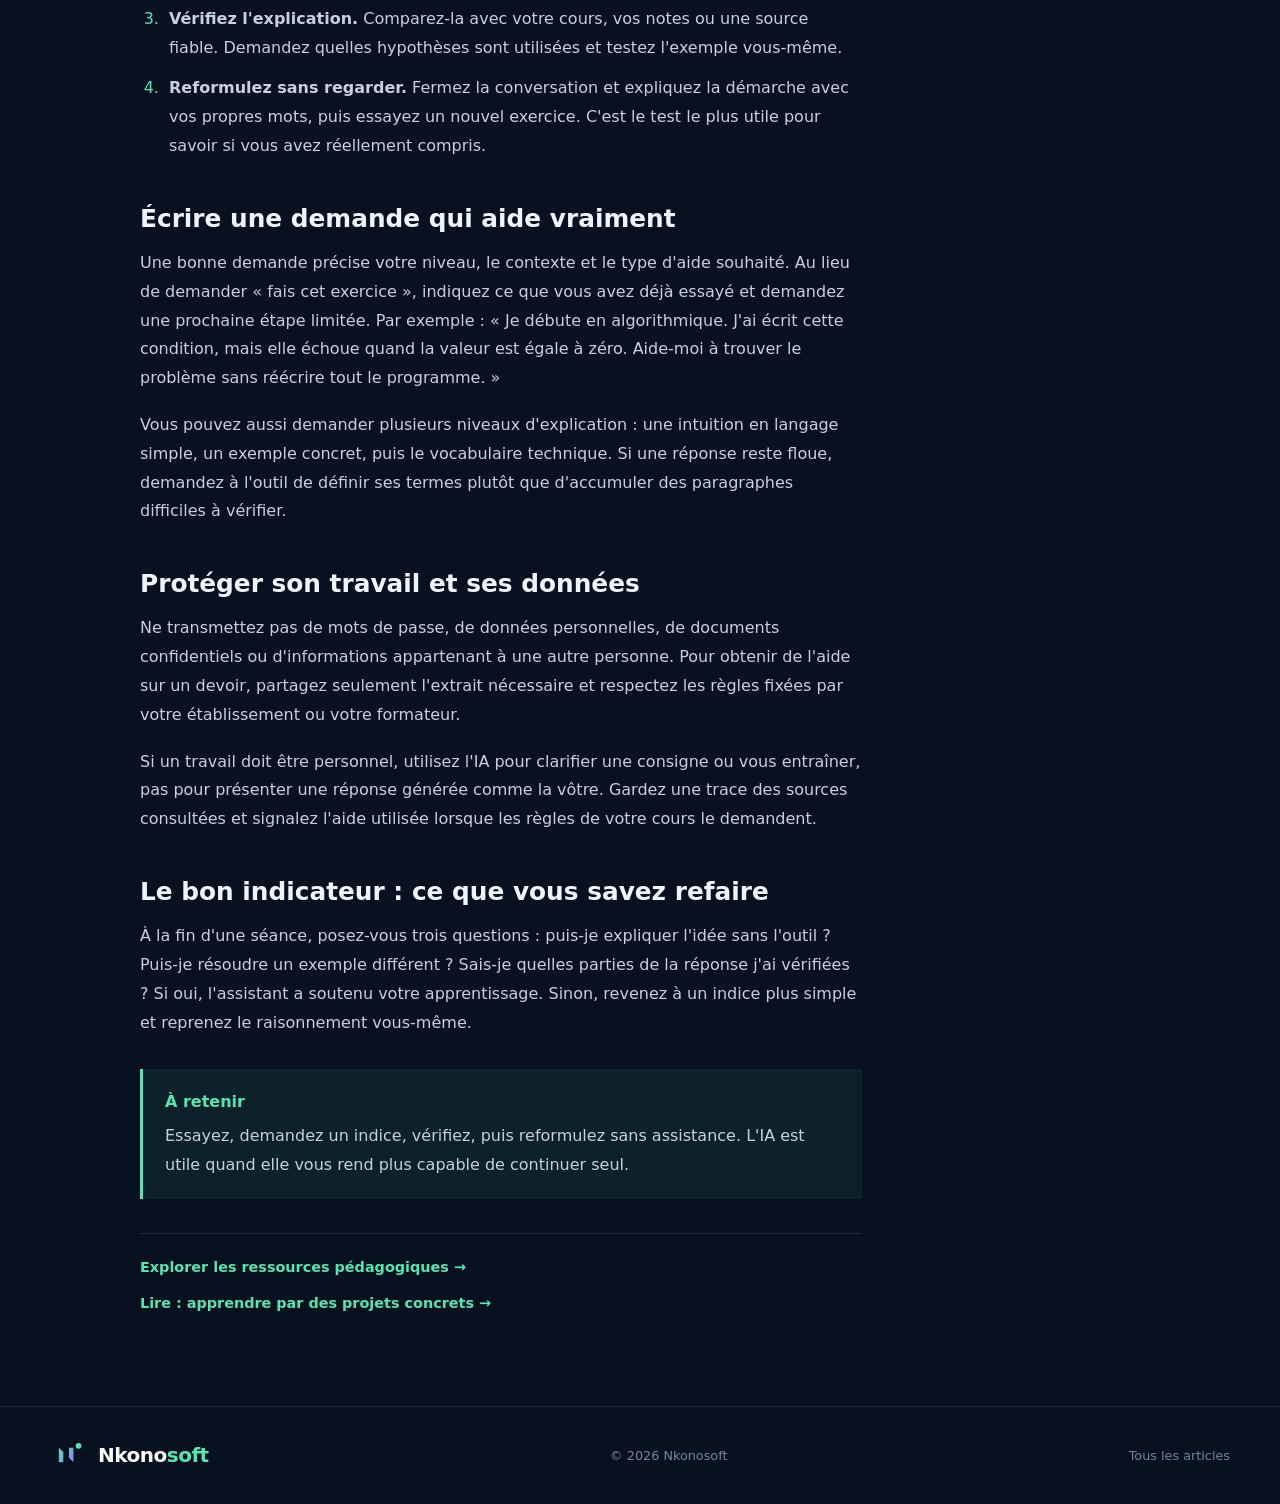
<file: blog/ia-apprendre-sans-dependre.html>
<!DOCTYPE html>
<html lang="fr">
<head>
  <meta charset="UTF-8">
  <meta name="viewport" content="width=device-width, initial-scale=1.0">
  <meta name="description" content="Des méthodes concrètes pour utiliser l'intelligence artificielle comme aide à l'apprentissage, tout en gardant son esprit critique et son autonomie.">
  <meta name="theme-color" content="#07111f">
  <title>Utiliser l'IA pour apprendre sans en dépendre | Nkonosoft</title>
  <link rel="icon" href="../assets/logo.svg" type="image/svg+xml">
  <link rel="stylesheet" href="../styles.css">
  <link rel="stylesheet" href="blog.css">
  <link rel="stylesheet" href="../site-preferences.css">
</head>
<body>
  <header class="header">
    <nav class="nav container" aria-label="Navigation principale">
      <a class="brand" href="../index.html#accueil" aria-label="Nkonosoft, accueil"><img src="../assets/logo.svg" alt=""><span>Nkono<span>soft</span></span></a>
      <div class="article-nav"><a href="../index.html#blog">Le journal</a><a class="nav-cta" href="../index.html#ressources">Ressources</a><div class="site-preferences"><label class="language-picker"><span class="sr-only">Langue</span><select data-language-switch data-url-fr="../blog/ia-apprendre-sans-dependre.html" data-url-en="../en/blog/ia-apprendre-sans-dependre.html" aria-label="Langue"><option value="fr">FR</option><option value="en">EN</option></select></label><button class="theme-toggle" type="button" data-theme-toggle data-light-label="Passer au thème clair" data-dark-label="Passer au thème sombre" aria-label="Passer au thème clair" title="Passer au thème clair"><span data-theme-glyph aria-hidden="true">☼</span></button></div></div>
    </nav>
  </header>
  <main class="article-main container">
    <nav class="breadcrumb" aria-label="Fil d'Ariane"><a href="../index.html#accueil">Accueil</a><span>/</span><a href="../index.html#blog">Blog</a><span>/</span><span>Apprendre avec l'IA</span></nav>
    <header class="article-heading">
      <span class="kicker">INTELLIGENCE ARTIFICIELLE · 6 MIN DE LECTURE</span>
      <h1>Bien utiliser l'IA pour apprendre sans perdre son autonomie</h1>
      <p class="article-intro">Un assistant d'IA peut expliquer, questionner et proposer des pistes. Il ne peut pas faire l'effort de comprendre à votre place. Voici une méthode pour en tirer parti sans lui confier les commandes de votre apprentissage.</p>
      <div class="article-byline"><span>Nkonosoft</span><span>Guide pratique</span></div>
    </header>
    <div class="article-cover topic-ai" aria-hidden="true"><span>DEMANDER · COMPRENDRE · VÉRIFIER</span><strong>IA<span>+</span>vous</strong></div>
    <div class="article-layout">
      <article class="article-content">
        <p class="article-lead">La meilleure utilisation d'un outil d'intelligence artificielle n'est pas d'obtenir une réponse à recopier. C'est de débloquer une étape, puis de reprendre la main : comprendre l'explication, vérifier ce qui est avancé et être capable de refaire le raisonnement seul.</p>
        <h2 id="bon-role">Donner à l'outil le bon rôle</h2>
        <p>Un assistant conversationnel peut reformuler une notion difficile, créer un exemple supplémentaire, proposer des questions de révision ou commenter une démarche. En revanche, une réponse fluide n'est pas une preuve qu'elle est juste. L'outil peut se tromper, oublier une condition importante ou répondre avec assurance à une consigne mal comprise.</p>
        <p>Considérez-le comme un partenaire de travail que vous devez guider et contrôler. Votre objectif reste l'apprentissage : si vous ne savez pas expliquer la réponse obtenue, le travail n'est pas terminé.</p>
        <h2 id="methode">Une méthode en quatre étapes</h2>
        <ol>
          <li><strong>Essayez d'abord.</strong> Notez ce que vous avez compris, même si votre réponse est incomplète. Cette première tentative révèle précisément le point qui bloque.</li>
          <li><strong>Posez une question ciblée.</strong> Demandez une explication d'une notion précise, un indice ou un exemple simple. Une demande comme « donne-moi un indice sans résoudre l'exercice » conserve votre place dans le raisonnement.</li>
          <li><strong>Vérifiez l'explication.</strong> Comparez-la avec votre cours, vos notes ou une source fiable. Demandez quelles hypothèses sont utilisées et testez l'exemple vous-même.</li>
          <li><strong>Reformulez sans regarder.</strong> Fermez la conversation et expliquez la démarche avec vos propres mots, puis essayez un nouvel exercice. C'est le test le plus utile pour savoir si vous avez réellement compris.</li>
        </ol>
        <h2 id="bonnes-questions">Écrire une demande qui aide vraiment</h2>
        <p>Une bonne demande précise votre niveau, le contexte et le type d'aide souhaité. Au lieu de demander « fais cet exercice », indiquez ce que vous avez déjà essayé et demandez une prochaine étape limitée. Par exemple : « Je débute en algorithmique. J'ai écrit cette condition, mais elle échoue quand la valeur est égale à zéro. Aide-moi à trouver le problème sans réécrire tout le programme. »</p>
        <p>Vous pouvez aussi demander plusieurs niveaux d'explication : une intuition en langage simple, un exemple concret, puis le vocabulaire technique. Si une réponse reste floue, demandez à l'outil de définir ses termes plutôt que d'accumuler des paragraphes difficiles à vérifier.</p>
        <h2 id="limites">Protéger son travail et ses données</h2>
        <p>Ne transmettez pas de mots de passe, de données personnelles, de documents confidentiels ou d'informations appartenant à une autre personne. Pour obtenir de l'aide sur un devoir, partagez seulement l'extrait nécessaire et respectez les règles fixées par votre établissement ou votre formateur.</p>
        <p>Si un travail doit être personnel, utilisez l'IA pour clarifier une consigne ou vous entraîner, pas pour présenter une réponse générée comme la vôtre. Gardez une trace des sources consultées et signalez l'aide utilisée lorsque les règles de votre cours le demandent.</p>
        <h2 id="bilan">Le bon indicateur : ce que vous savez refaire</h2>
        <p>À la fin d'une séance, posez-vous trois questions : puis-je expliquer l'idée sans l'outil ? Puis-je résoudre un exemple différent ? Sais-je quelles parties de la réponse j'ai vérifiées ? Si oui, l'assistant a soutenu votre apprentissage. Sinon, revenez à un indice plus simple et reprenez le raisonnement vous-même.</p>
        <aside class="article-callout"><strong>À retenir</strong><p>Essayez, demandez un indice, vérifiez, puis reformulez sans assistance. L'IA est utile quand elle vous rend plus capable de continuer seul.</p></aside>
        <div class="article-end"><a href="../index.html#ressources">Explorer les ressources pédagogiques →</a><a href="apprendre-par-projets.html">Lire : apprendre par des projets concrets →</a></div>
      </article>
      <aside class="article-aside"><span class="aside-title">Dans cet article</span><nav aria-label="Sommaire"><a href="#bon-role">Le bon rôle de l'IA</a><a href="#methode">La méthode en quatre étapes</a><a href="#bonnes-questions">Poser de bonnes questions</a><a href="#limites">Protéger travail et données</a><a href="#bilan">Mesurer ce qu'on a appris</a></nav></aside>
    </div>
  </main>
  <script src="../site-preferences.js"></script>
  <footer><div class="container footer-inner"><a class="brand" href="../index.html#accueil"><img src="../assets/logo.svg" alt=""><span>Nkono<span>soft</span></span></a><p>&copy; <span id="year">2026</span> Nkonosoft</p><div><a href="../index.html#blog">Tous les articles</a></div></div></footer>
</body>
</html>
</file>
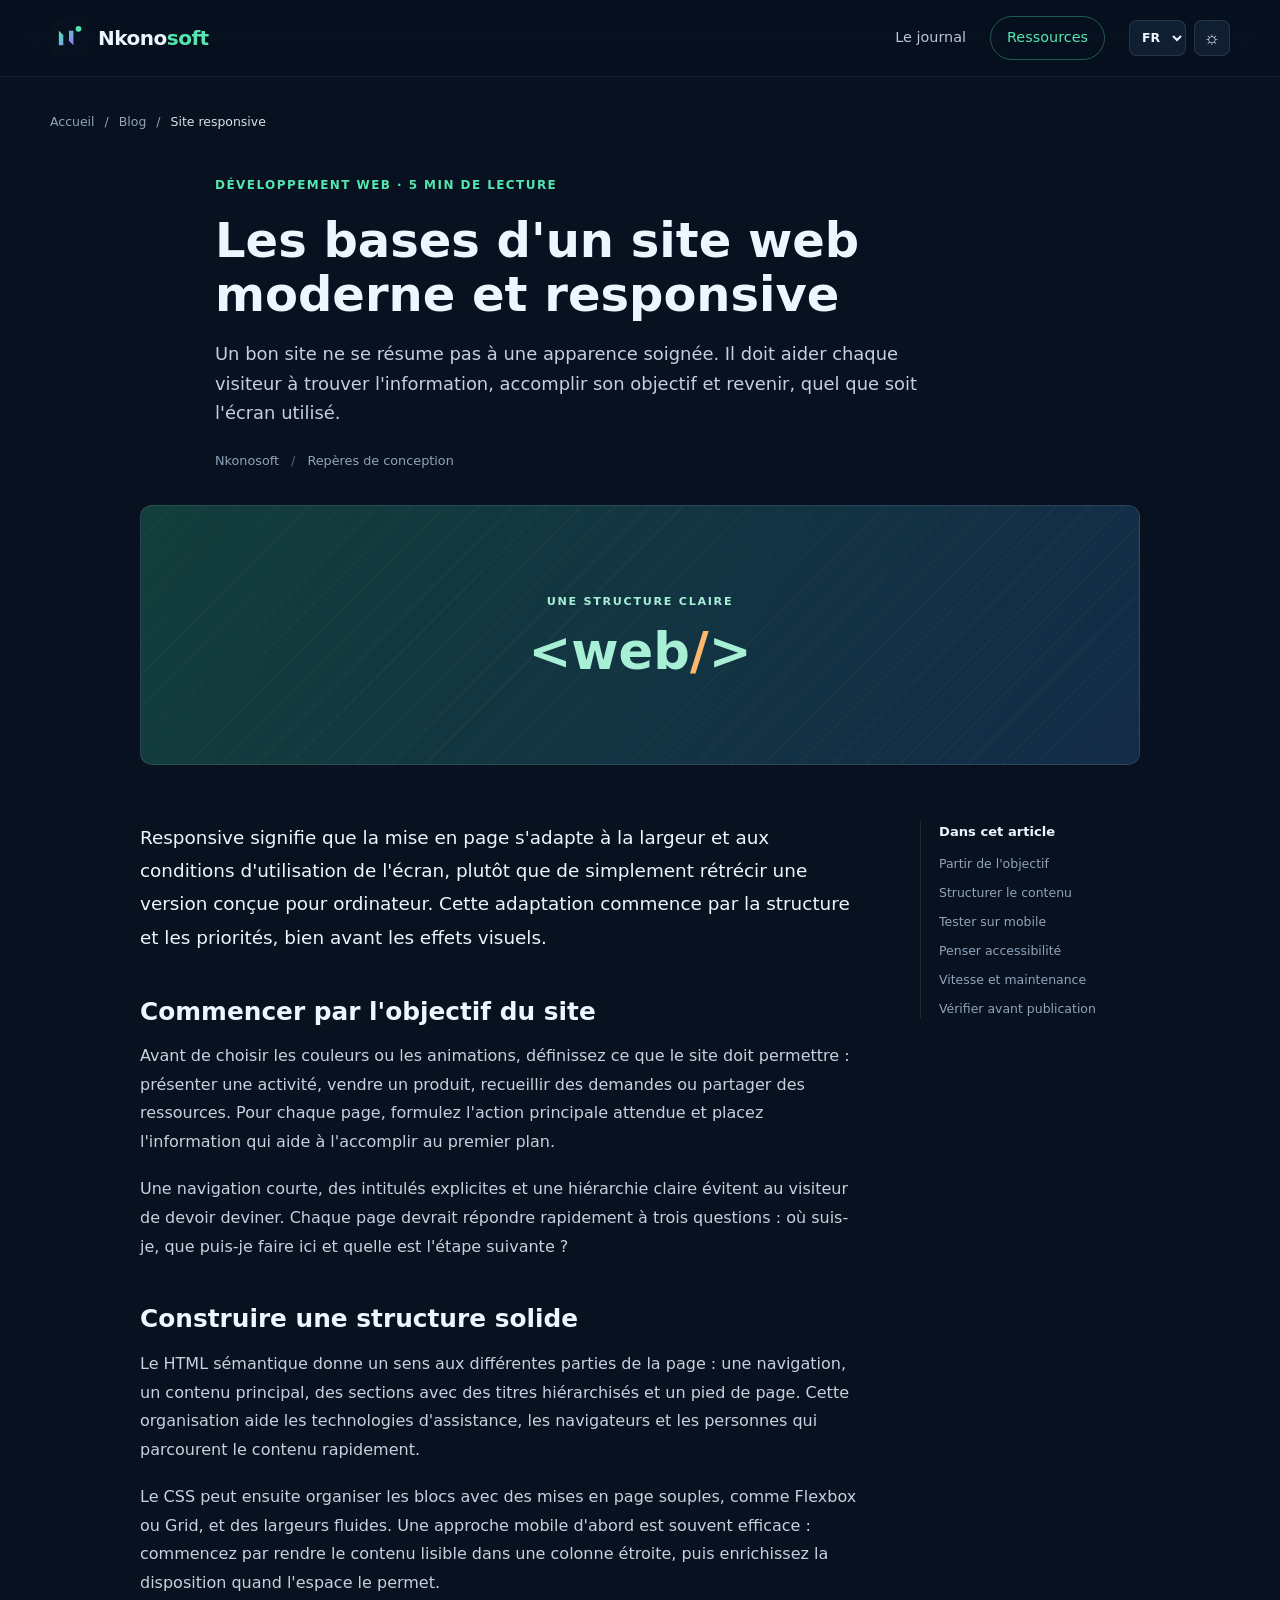
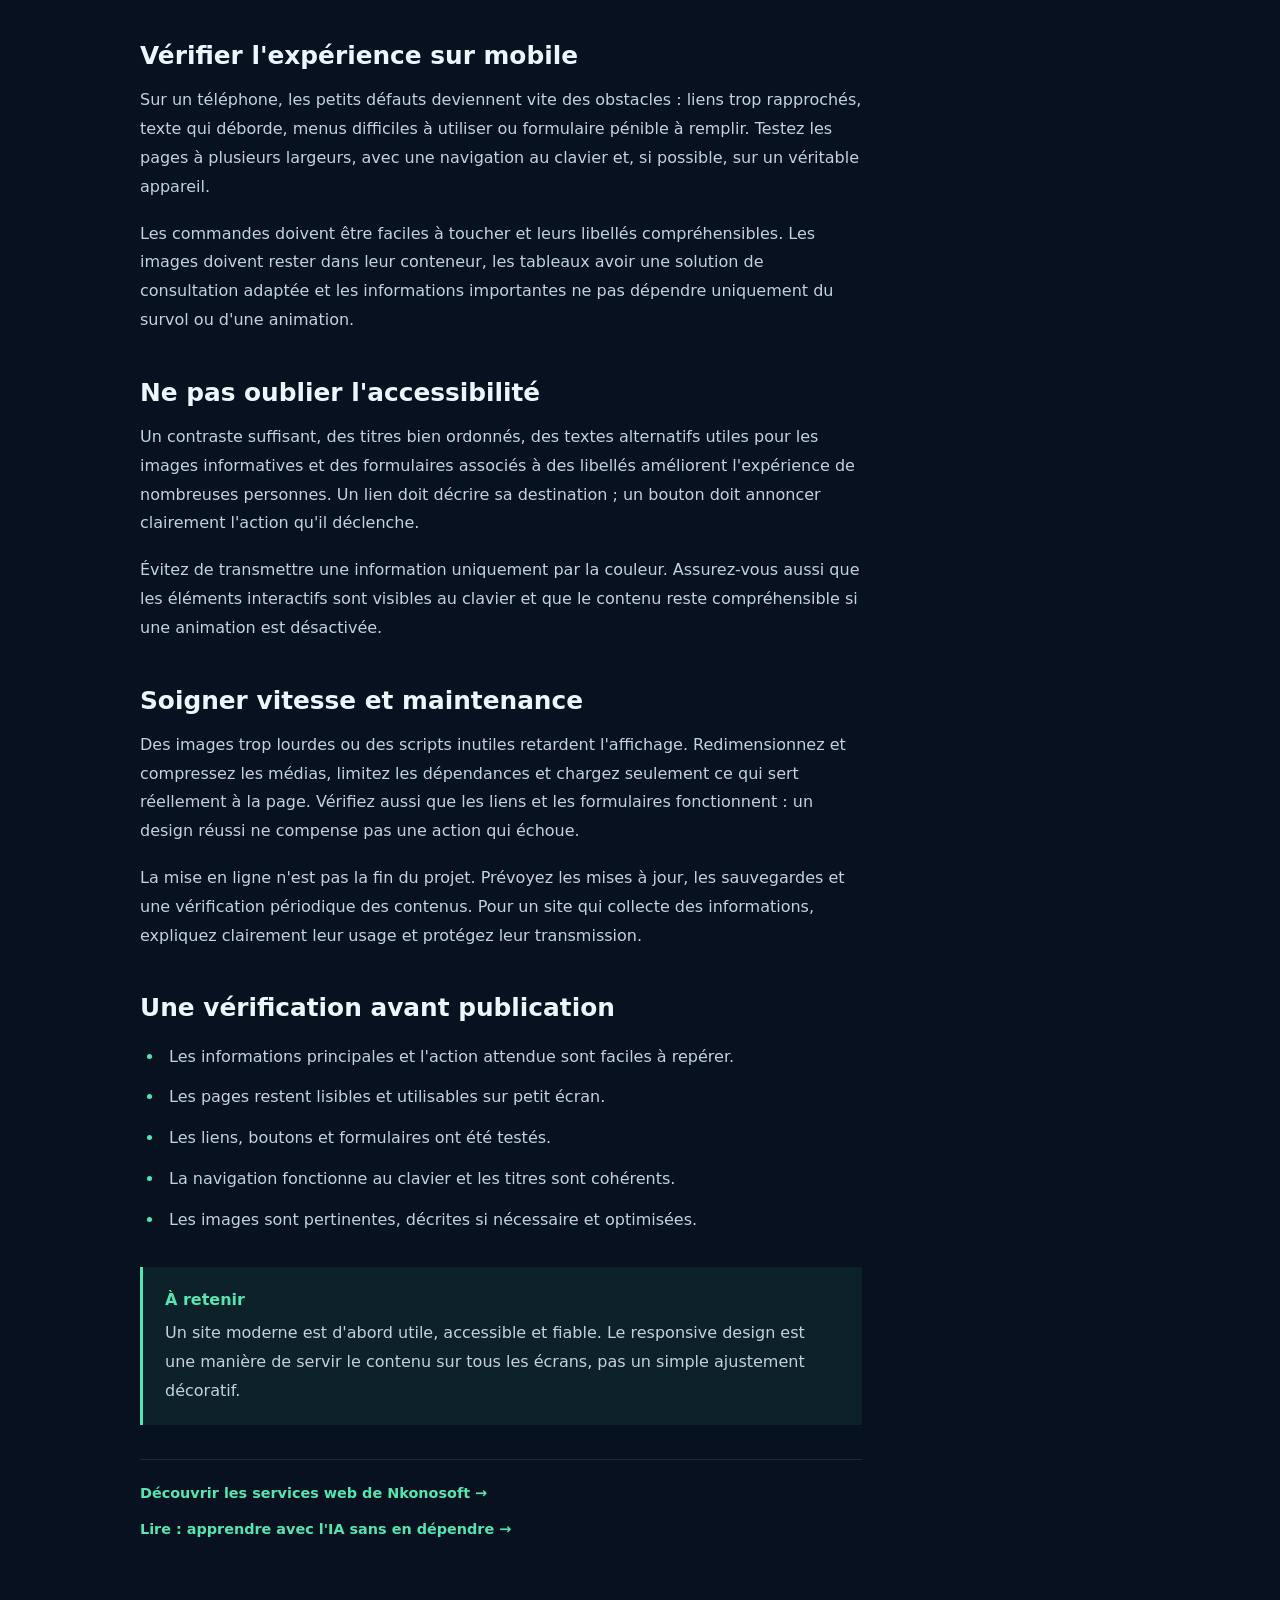
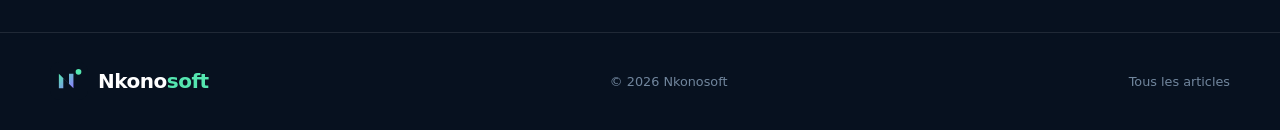
<file: blog/site-web-responsive.html>
<!DOCTYPE html>
<html lang="fr">
<head>
  <meta charset="UTF-8">
  <meta name="viewport" content="width=device-width, initial-scale=1.0">
  <meta name="description" content="Les principes essentiels pour concevoir un site web clair, accessible, rapide et agréable à utiliser sur mobile comme sur ordinateur.">
  <meta name="theme-color" content="#07111f">
  <title>Les bases d'un site web moderne et responsive | Nkonosoft</title>
  <link rel="icon" href="../assets/logo.svg" type="image/svg+xml">
  <link rel="stylesheet" href="../styles.css">
  <link rel="stylesheet" href="blog.css">
  <link rel="stylesheet" href="../site-preferences.css">
</head>
<body>
  <header class="header">
    <nav class="nav container" aria-label="Navigation principale">
      <a class="brand" href="../index.html#accueil" aria-label="Nkonosoft, accueil"><img src="../assets/logo.svg" alt=""><span>Nkono<span>soft</span></span></a>
      <div class="article-nav"><a href="../index.html#blog">Le journal</a><a class="nav-cta" href="../index.html#ressources">Ressources</a><div class="site-preferences"><label class="language-picker"><span class="sr-only">Langue</span><select data-language-switch data-url-fr="../blog/site-web-responsive.html" data-url-en="../en/blog/site-web-responsive.html" aria-label="Langue"><option value="fr">FR</option><option value="en">EN</option></select></label><button class="theme-toggle" type="button" data-theme-toggle data-light-label="Passer au thème clair" data-dark-label="Passer au thème sombre" aria-label="Passer au thème clair" title="Passer au thème clair"><span data-theme-glyph aria-hidden="true">☼</span></button></div></div>
    </nav>
  </header>
  <main class="article-main container">
    <nav class="breadcrumb" aria-label="Fil d'Ariane"><a href="../index.html#accueil">Accueil</a><span>/</span><a href="../index.html#blog">Blog</a><span>/</span><span>Site responsive</span></nav>
    <header class="article-heading">
      <span class="kicker">DÉVELOPPEMENT WEB · 5 MIN DE LECTURE</span>
      <h1>Les bases d'un site web moderne et responsive</h1>
      <p class="article-intro">Un bon site ne se résume pas à une apparence soignée. Il doit aider chaque visiteur à trouver l'information, accomplir son objectif et revenir, quel que soit l'écran utilisé.</p>
      <div class="article-byline"><span>Nkonosoft</span><span>Repères de conception</span></div>
    </header>
    <div class="article-cover topic-web" aria-hidden="true"><span>UNE STRUCTURE CLAIRE</span><strong>&lt;web<span>/</span>&gt;</strong></div>
    <div class="article-layout">
      <article class="article-content">
        <p class="article-lead">Responsive signifie que la mise en page s'adapte à la largeur et aux conditions d'utilisation de l'écran, plutôt que de simplement rétrécir une version conçue pour ordinateur. Cette adaptation commence par la structure et les priorités, bien avant les effets visuels.</p>
        <h2 id="objectif">Commencer par l'objectif du site</h2>
        <p>Avant de choisir les couleurs ou les animations, définissez ce que le site doit permettre : présenter une activité, vendre un produit, recueillir des demandes ou partager des ressources. Pour chaque page, formulez l'action principale attendue et placez l'information qui aide à l'accomplir au premier plan.</p>
        <p>Une navigation courte, des intitulés explicites et une hiérarchie claire évitent au visiteur de devoir deviner. Chaque page devrait répondre rapidement à trois questions : où suis-je, que puis-je faire ici et quelle est l'étape suivante ?</p>
        <h2 id="structure">Construire une structure solide</h2>
        <p>Le HTML sémantique donne un sens aux différentes parties de la page : une navigation, un contenu principal, des sections avec des titres hiérarchisés et un pied de page. Cette organisation aide les technologies d'assistance, les navigateurs et les personnes qui parcourent le contenu rapidement.</p>
        <p>Le CSS peut ensuite organiser les blocs avec des mises en page souples, comme Flexbox ou Grid, et des largeurs fluides. Une approche mobile d'abord est souvent efficace : commencez par rendre le contenu lisible dans une colonne étroite, puis enrichissez la disposition quand l'espace le permet.</p>
        <h2 id="mobile">Vérifier l'expérience sur mobile</h2>
        <p>Sur un téléphone, les petits défauts deviennent vite des obstacles : liens trop rapprochés, texte qui déborde, menus difficiles à utiliser ou formulaire pénible à remplir. Testez les pages à plusieurs largeurs, avec une navigation au clavier et, si possible, sur un véritable appareil.</p>
        <p>Les commandes doivent être faciles à toucher et leurs libellés compréhensibles. Les images doivent rester dans leur conteneur, les tableaux avoir une solution de consultation adaptée et les informations importantes ne pas dépendre uniquement du survol ou d'une animation.</p>
        <h2 id="accessibilite">Ne pas oublier l'accessibilité</h2>
        <p>Un contraste suffisant, des titres bien ordonnés, des textes alternatifs utiles pour les images informatives et des formulaires associés à des libellés améliorent l'expérience de nombreuses personnes. Un lien doit décrire sa destination ; un bouton doit annoncer clairement l'action qu'il déclenche.</p>
        <p>Évitez de transmettre une information uniquement par la couleur. Assurez-vous aussi que les éléments interactifs sont visibles au clavier et que le contenu reste compréhensible si une animation est désactivée.</p>
        <h2 id="performance">Soigner vitesse et maintenance</h2>
        <p>Des images trop lourdes ou des scripts inutiles retardent l'affichage. Redimensionnez et compressez les médias, limitez les dépendances et chargez seulement ce qui sert réellement à la page. Vérifiez aussi que les liens et les formulaires fonctionnent : un design réussi ne compense pas une action qui échoue.</p>
        <p>La mise en ligne n'est pas la fin du projet. Prévoyez les mises à jour, les sauvegardes et une vérification périodique des contenus. Pour un site qui collecte des informations, expliquez clairement leur usage et protégez leur transmission.</p>
        <h2 id="checklist">Une vérification avant publication</h2>
        <ul>
          <li>Les informations principales et l'action attendue sont faciles à repérer.</li>
          <li>Les pages restent lisibles et utilisables sur petit écran.</li>
          <li>Les liens, boutons et formulaires ont été testés.</li>
          <li>La navigation fonctionne au clavier et les titres sont cohérents.</li>
          <li>Les images sont pertinentes, décrites si nécessaire et optimisées.</li>
        </ul>
        <aside class="article-callout"><strong>À retenir</strong><p>Un site moderne est d'abord utile, accessible et fiable. Le responsive design est une manière de servir le contenu sur tous les écrans, pas un simple ajustement décoratif.</p></aside>
        <div class="article-end"><a href="../index.html#services">Découvrir les services web de Nkonosoft →</a><a href="ia-apprendre-sans-dependre.html">Lire : apprendre avec l'IA sans en dépendre →</a></div>
      </article>
      <aside class="article-aside"><span class="aside-title">Dans cet article</span><nav aria-label="Sommaire"><a href="#objectif">Partir de l'objectif</a><a href="#structure">Structurer le contenu</a><a href="#mobile">Tester sur mobile</a><a href="#accessibilite">Penser accessibilité</a><a href="#performance">Vitesse et maintenance</a><a href="#checklist">Vérifier avant publication</a></nav></aside>
    </div>
  </main>
  <script src="../site-preferences.js"></script>
  <footer><div class="container footer-inner"><a class="brand" href="../index.html#accueil"><img src="../assets/logo.svg" alt=""><span>Nkono<span>soft</span></span></a><p>&copy; <span id="year">2026</span> Nkonosoft</p><div><a href="../index.html#blog">Tous les articles</a></div></div></footer>
</body>
</html>
</file>
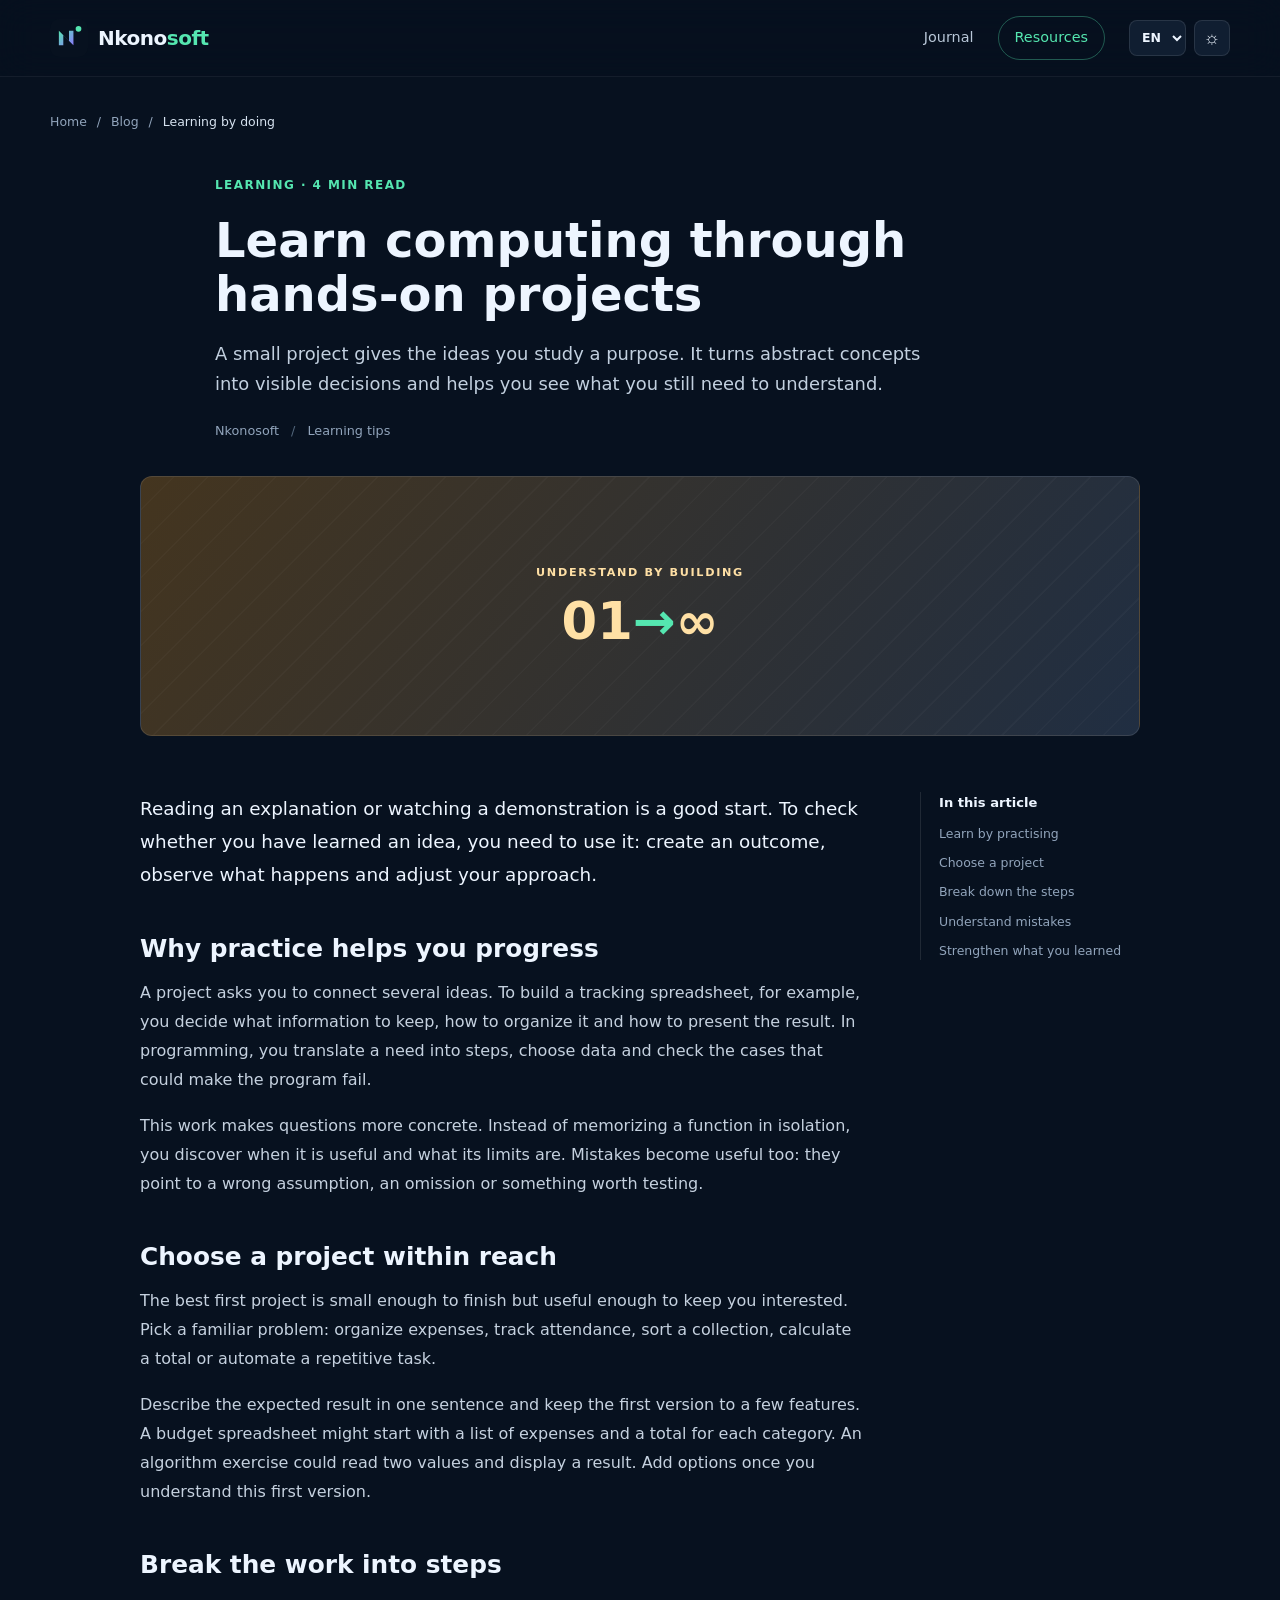
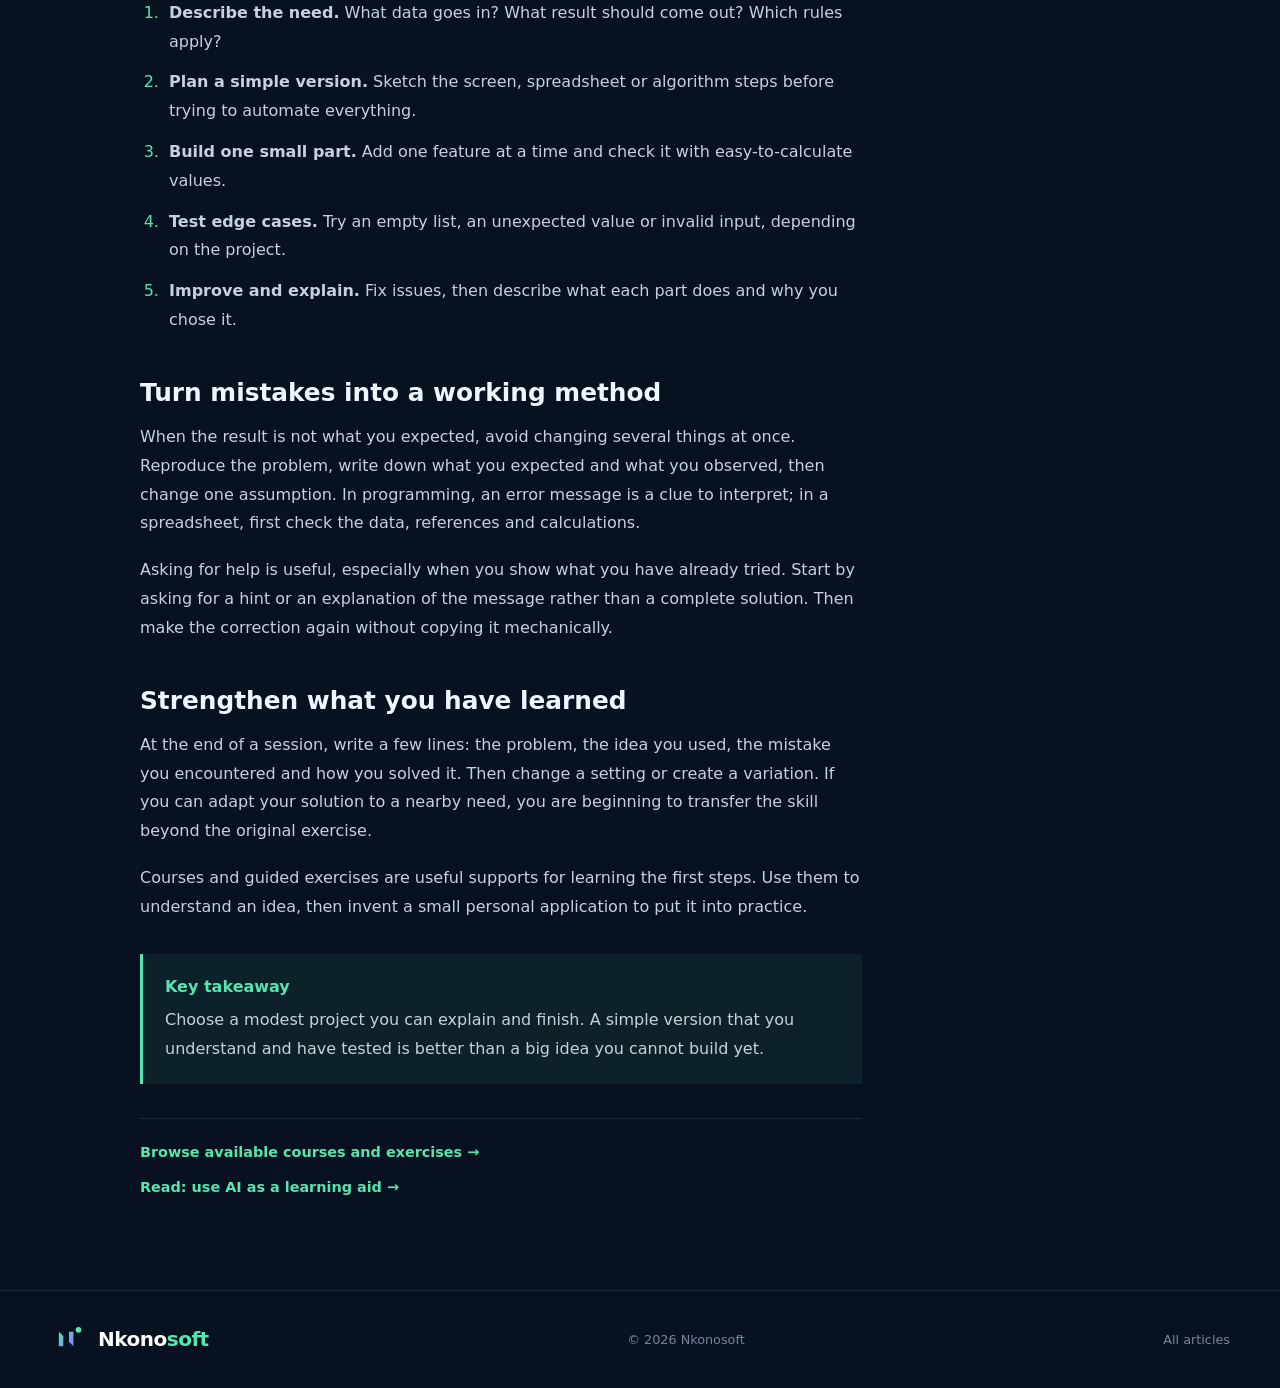
<file: en/blog/apprendre-par-projets.html>
<!DOCTYPE html>
<html lang="en">
<head>
  <meta charset="UTF-8"><meta name="viewport" content="width=device-width, initial-scale=1.0">
  <meta name="description" content="Learn computing through manageable projects, make steady progress and turn mistakes into opportunities to understand."><meta name="theme-color" content="#07111f">
  <title>Learn Computing Through Hands-on Projects | Nkonosoft</title>
  <link rel="icon" href="../../assets/logo.svg" type="image/svg+xml"><link rel="stylesheet" href="../../styles.css"><link rel="stylesheet" href="../../blog/blog.css"><link rel="stylesheet" href="../../site-preferences.css">
</head>
<body>
  <header class="header"><nav class="nav container" aria-label="Main navigation"><a class="brand" href="../index.html#home" aria-label="Nkonosoft home"><img src="../../assets/logo.svg" alt=""><span>Nkono<span>soft</span></span></a><div class="article-nav"><a href="../index.html#blog">Journal</a><a class="nav-cta" href="../index.html#resources">Resources</a><div class="site-preferences"><label class="language-picker"><span class="sr-only">Language</span><select data-language-switch data-url-fr="../../blog/apprendre-par-projets.html" data-url-en="../../en/blog/apprendre-par-projets.html" aria-label="Language"><option value="fr">FR</option><option value="en">EN</option></select></label><button class="theme-toggle" type="button" data-theme-toggle data-light-label="Switch to light theme" data-dark-label="Switch to dark theme" aria-label="Switch to light theme" title="Switch to light theme"><span data-theme-glyph aria-hidden="true">☼</span></button></div></div></nav></header>
  <main class="article-main container">
    <nav class="breadcrumb" aria-label="Breadcrumb"><a href="../index.html#home">Home</a><span>/</span><a href="../index.html#blog">Blog</a><span>/</span><span>Learning by doing</span></nav>
    <header class="article-heading"><span class="kicker">LEARNING · 4 MIN READ</span><h1>Learn computing through hands-on projects</h1><p class="article-intro">A small project gives the ideas you study a purpose. It turns abstract concepts into visible decisions and helps you see what you still need to understand.</p><div class="article-byline"><span>Nkonosoft</span><span>Learning tips</span></div></header>
    <div class="article-cover topic-practice" aria-hidden="true"><span>UNDERSTAND BY BUILDING</span><strong>01<span>→</span>∞</strong></div>
    <div class="article-layout"><article class="article-content">
      <p class="article-lead">Reading an explanation or watching a demonstration is a good start. To check whether you have learned an idea, you need to use it: create an outcome, observe what happens and adjust your approach.</p>
      <h2 id="why">Why practice helps you progress</h2><p>A project asks you to connect several ideas. To build a tracking spreadsheet, for example, you decide what information to keep, how to organize it and how to present the result. In programming, you translate a need into steps, choose data and check the cases that could make the program fail.</p><p>This work makes questions more concrete. Instead of memorizing a function in isolation, you discover when it is useful and what its limits are. Mistakes become useful too: they point to a wrong assumption, an omission or something worth testing.</p>
      <h2 id="choose">Choose a project within reach</h2><p>The best first project is small enough to finish but useful enough to keep you interested. Pick a familiar problem: organize expenses, track attendance, sort a collection, calculate a total or automate a repetitive task.</p><p>Describe the expected result in one sentence and keep the first version to a few features. A budget spreadsheet might start with a list of expenses and a total for each category. An algorithm exercise could read two values and display a result. Add options once you understand this first version.</p>
      <h2 id="steps">Break the work into steps</h2><ol><li><strong>Describe the need.</strong> What data goes in? What result should come out? Which rules apply?</li><li><strong>Plan a simple version.</strong> Sketch the screen, spreadsheet or algorithm steps before trying to automate everything.</li><li><strong>Build one small part.</strong> Add one feature at a time and check it with easy-to-calculate values.</li><li><strong>Test edge cases.</strong> Try an empty list, an unexpected value or invalid input, depending on the project.</li><li><strong>Improve and explain.</strong> Fix issues, then describe what each part does and why you chose it.</li></ol>
      <h2 id="mistakes">Turn mistakes into a working method</h2><p>When the result is not what you expected, avoid changing several things at once. Reproduce the problem, write down what you expected and what you observed, then change one assumption. In programming, an error message is a clue to interpret; in a spreadsheet, first check the data, references and calculations.</p><p>Asking for help is useful, especially when you show what you have already tried. Start by asking for a hint or an explanation of the message rather than a complete solution. Then make the correction again without copying it mechanically.</p>
      <h2 id="retain">Strengthen what you have learned</h2><p>At the end of a session, write a few lines: the problem, the idea you used, the mistake you encountered and how you solved it. Then change a setting or create a variation. If you can adapt your solution to a nearby need, you are beginning to transfer the skill beyond the original exercise.</p><p>Courses and guided exercises are useful supports for learning the first steps. Use them to understand an idea, then invent a small personal application to put it into practice.</p>
      <aside class="article-callout"><strong>Key takeaway</strong><p>Choose a modest project you can explain and finish. A simple version that you understand and have tested is better than a big idea you cannot build yet.</p></aside>
      <div class="article-end"><a href="../index.html#resources">Browse available courses and exercises →</a><a href="ia-apprendre-sans-dependre.html">Read: use AI as a learning aid →</a></div>
    </article><aside class="article-aside"><span class="aside-title">In this article</span><nav aria-label="Table of contents"><a href="#why">Learn by practising</a><a href="#choose">Choose a project</a><a href="#steps">Break down the steps</a><a href="#mistakes">Understand mistakes</a><a href="#retain">Strengthen what you learned</a></nav></aside></div>
  </main>
  <script src="../../site-preferences.js"></script>
  <footer><div class="container footer-inner"><a class="brand" href="../index.html#home"><img src="../../assets/logo.svg" alt=""><span>Nkono<span>soft</span></span></a><p>© 2026 Nkonosoft</p><div><a href="../index.html#blog">All articles</a></div></div></footer>
</body>
</html>
</file>
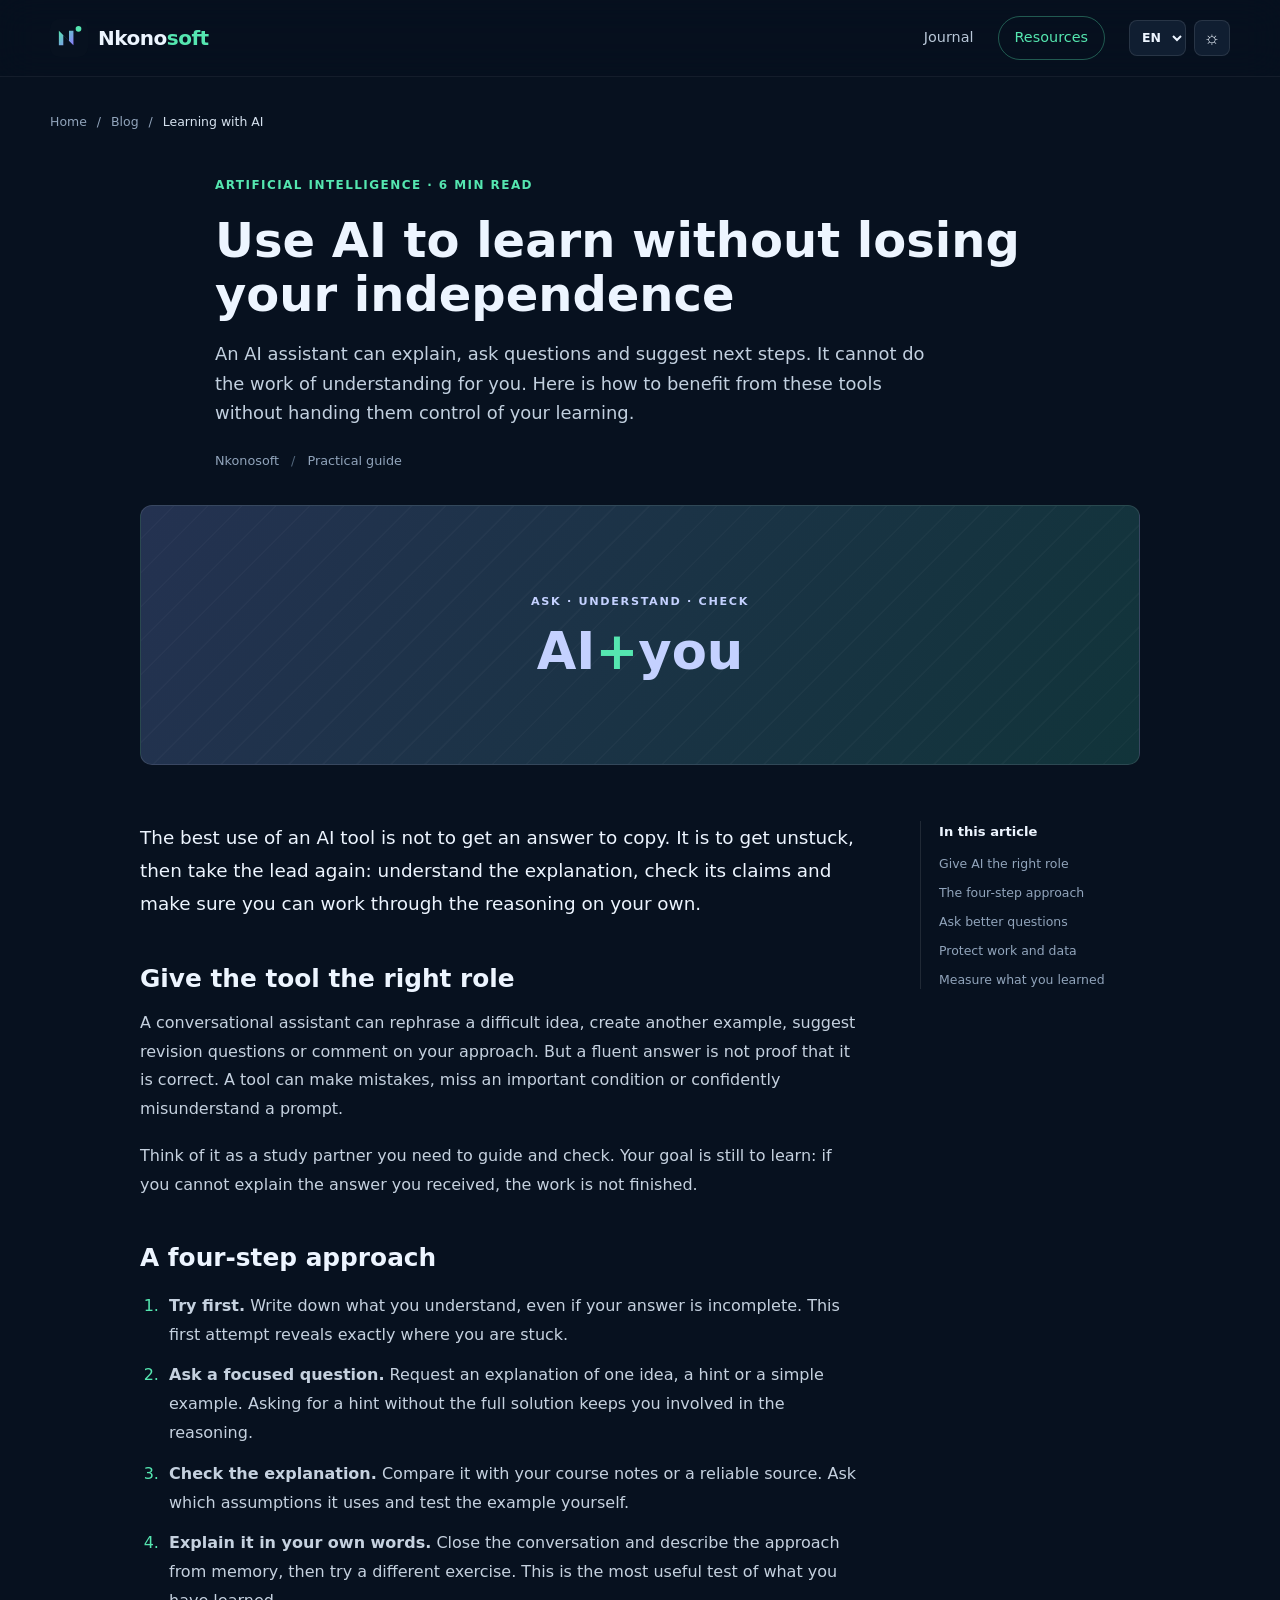
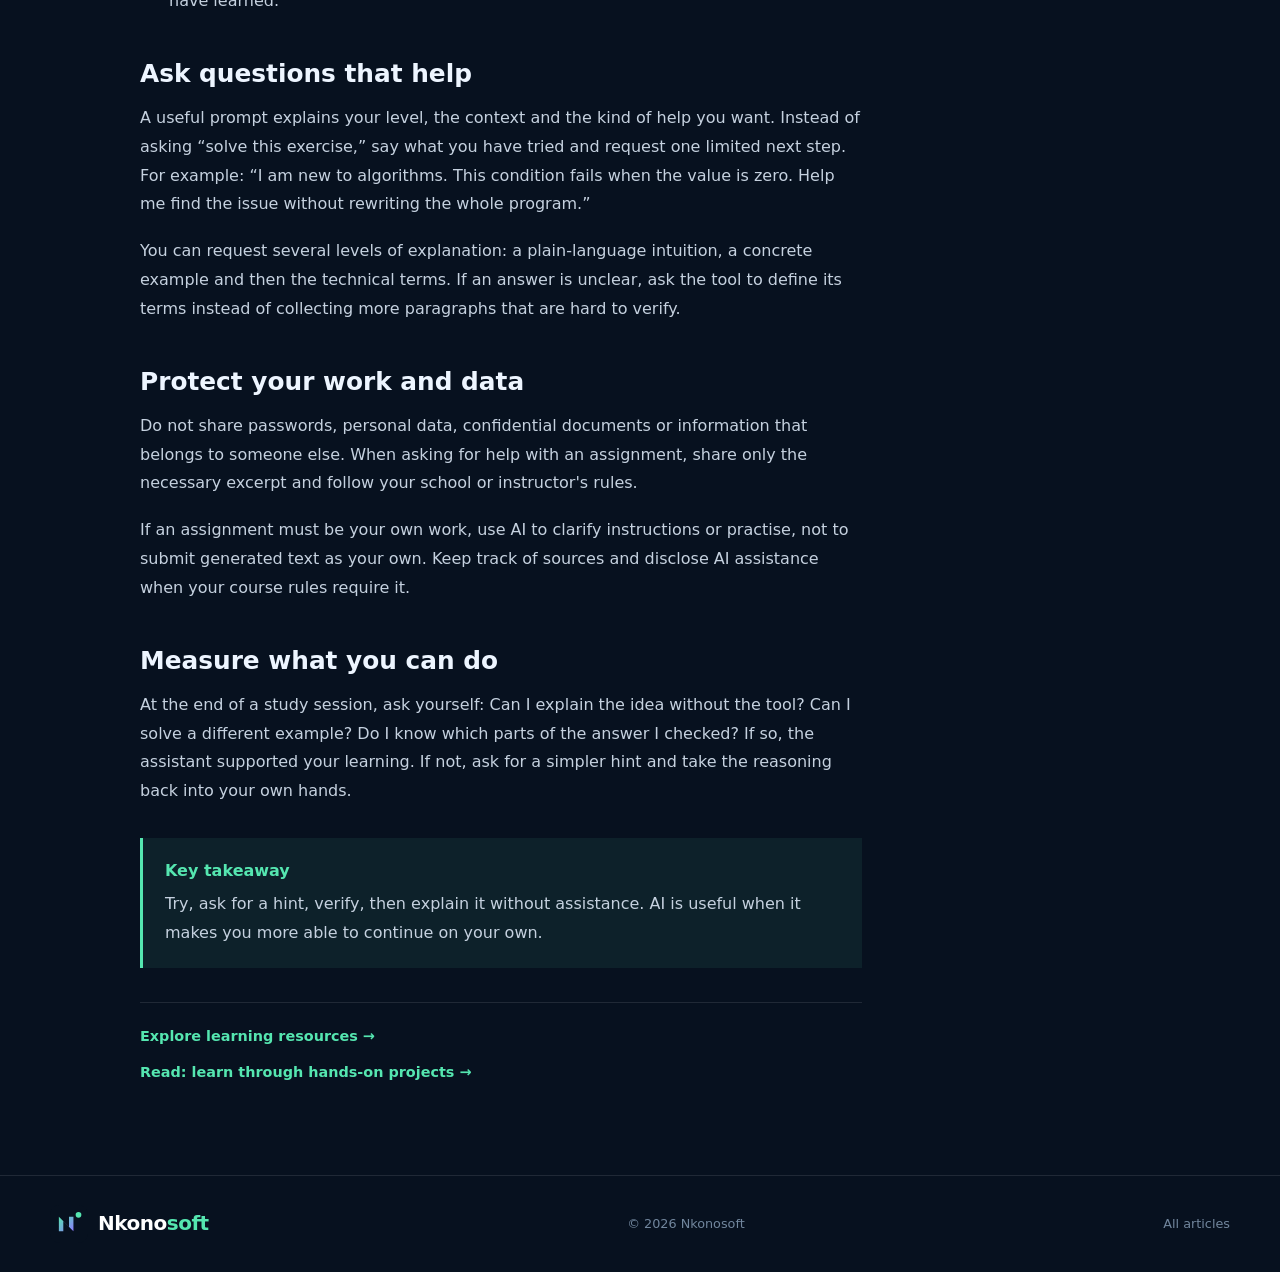
<file: en/blog/ia-apprendre-sans-dependre.html>
<!DOCTYPE html>
<html lang="en">
<head>
  <meta charset="UTF-8"><meta name="viewport" content="width=device-width, initial-scale=1.0">
  <meta name="description" content="Practical ways to use artificial intelligence as a learning aid while keeping your critical thinking and independence."><meta name="theme-color" content="#07111f">
  <title>Use AI to Learn Without Depending on It | Nkonosoft</title>
  <link rel="icon" href="../../assets/logo.svg" type="image/svg+xml"><link rel="stylesheet" href="../../styles.css"><link rel="stylesheet" href="../../blog/blog.css"><link rel="stylesheet" href="../../site-preferences.css">
</head>
<body>
  <header class="header"><nav class="nav container" aria-label="Main navigation"><a class="brand" href="../index.html#home" aria-label="Nkonosoft home"><img src="../../assets/logo.svg" alt=""><span>Nkono<span>soft</span></span></a><div class="article-nav"><a href="../index.html#blog">Journal</a><a class="nav-cta" href="../index.html#resources">Resources</a><div class="site-preferences"><label class="language-picker"><span class="sr-only">Language</span><select data-language-switch data-url-fr="../../blog/ia-apprendre-sans-dependre.html" data-url-en="../../en/blog/ia-apprendre-sans-dependre.html" aria-label="Language"><option value="fr">FR</option><option value="en">EN</option></select></label><button class="theme-toggle" type="button" data-theme-toggle data-light-label="Switch to light theme" data-dark-label="Switch to dark theme" aria-label="Switch to light theme" title="Switch to light theme"><span data-theme-glyph aria-hidden="true">☼</span></button></div></div></nav></header>
  <main class="article-main container">
    <nav class="breadcrumb" aria-label="Breadcrumb"><a href="../index.html#home">Home</a><span>/</span><a href="../index.html#blog">Blog</a><span>/</span><span>Learning with AI</span></nav>
    <header class="article-heading"><span class="kicker">ARTIFICIAL INTELLIGENCE · 6 MIN READ</span><h1>Use AI to learn without losing your independence</h1><p class="article-intro">An AI assistant can explain, ask questions and suggest next steps. It cannot do the work of understanding for you. Here is how to benefit from these tools without handing them control of your learning.</p><div class="article-byline"><span>Nkonosoft</span><span>Practical guide</span></div></header>
    <div class="article-cover topic-ai" aria-hidden="true"><span>ASK · UNDERSTAND · CHECK</span><strong>AI<span>+</span>you</strong></div>
    <div class="article-layout"><article class="article-content">
      <p class="article-lead">The best use of an AI tool is not to get an answer to copy. It is to get unstuck, then take the lead again: understand the explanation, check its claims and make sure you can work through the reasoning on your own.</p>
      <h2 id="role">Give the tool the right role</h2><p>A conversational assistant can rephrase a difficult idea, create another example, suggest revision questions or comment on your approach. But a fluent answer is not proof that it is correct. A tool can make mistakes, miss an important condition or confidently misunderstand a prompt.</p><p>Think of it as a study partner you need to guide and check. Your goal is still to learn: if you cannot explain the answer you received, the work is not finished.</p>
      <h2 id="method">A four-step approach</h2><ol><li><strong>Try first.</strong> Write down what you understand, even if your answer is incomplete. This first attempt reveals exactly where you are stuck.</li><li><strong>Ask a focused question.</strong> Request an explanation of one idea, a hint or a simple example. Asking for a hint without the full solution keeps you involved in the reasoning.</li><li><strong>Check the explanation.</strong> Compare it with your course notes or a reliable source. Ask which assumptions it uses and test the example yourself.</li><li><strong>Explain it in your own words.</strong> Close the conversation and describe the approach from memory, then try a different exercise. This is the most useful test of what you have learned.</li></ol>
      <h2 id="prompts">Ask questions that help</h2><p>A useful prompt explains your level, the context and the kind of help you want. Instead of asking “solve this exercise,” say what you have tried and request one limited next step. For example: “I am new to algorithms. This condition fails when the value is zero. Help me find the issue without rewriting the whole program.”</p><p>You can request several levels of explanation: a plain-language intuition, a concrete example and then the technical terms. If an answer is unclear, ask the tool to define its terms instead of collecting more paragraphs that are hard to verify.</p>
      <h2 id="privacy">Protect your work and data</h2><p>Do not share passwords, personal data, confidential documents or information that belongs to someone else. When asking for help with an assignment, share only the necessary excerpt and follow your school or instructor's rules.</p><p>If an assignment must be your own work, use AI to clarify instructions or practise, not to submit generated text as your own. Keep track of sources and disclose AI assistance when your course rules require it.</p>
      <h2 id="measure">Measure what you can do</h2><p>At the end of a study session, ask yourself: Can I explain the idea without the tool? Can I solve a different example? Do I know which parts of the answer I checked? If so, the assistant supported your learning. If not, ask for a simpler hint and take the reasoning back into your own hands.</p>
      <aside class="article-callout"><strong>Key takeaway</strong><p>Try, ask for a hint, verify, then explain it without assistance. AI is useful when it makes you more able to continue on your own.</p></aside>
      <div class="article-end"><a href="../index.html#resources">Explore learning resources →</a><a href="apprendre-par-projets.html">Read: learn through hands-on projects →</a></div>
    </article><aside class="article-aside"><span class="aside-title">In this article</span><nav aria-label="Table of contents"><a href="#role">Give AI the right role</a><a href="#method">The four-step approach</a><a href="#prompts">Ask better questions</a><a href="#privacy">Protect work and data</a><a href="#measure">Measure what you learned</a></nav></aside></div>
  </main>
  <script src="../../site-preferences.js"></script>
  <footer><div class="container footer-inner"><a class="brand" href="../index.html#home"><img src="../../assets/logo.svg" alt=""><span>Nkono<span>soft</span></span></a><p>© 2026 Nkonosoft</p><div><a href="../index.html#blog">All articles</a></div></div></footer>
</body>
</html>
</file>
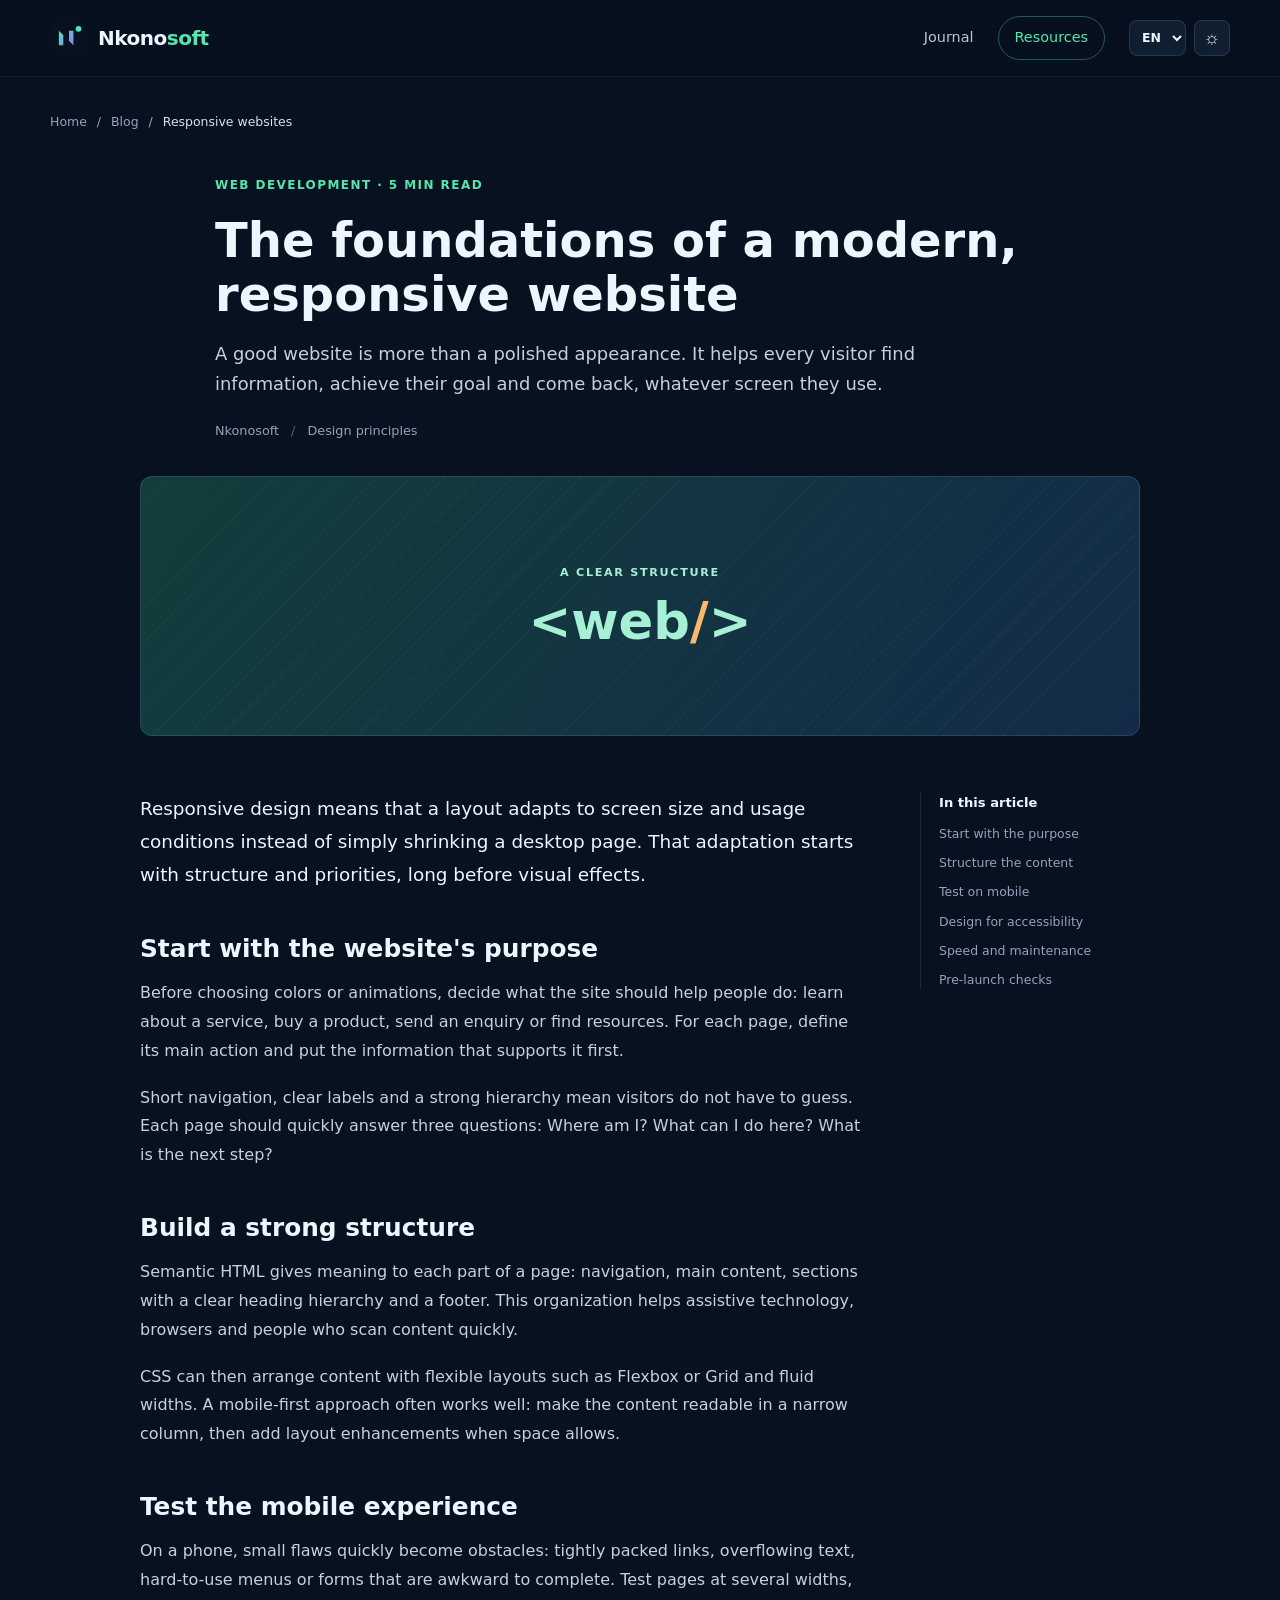
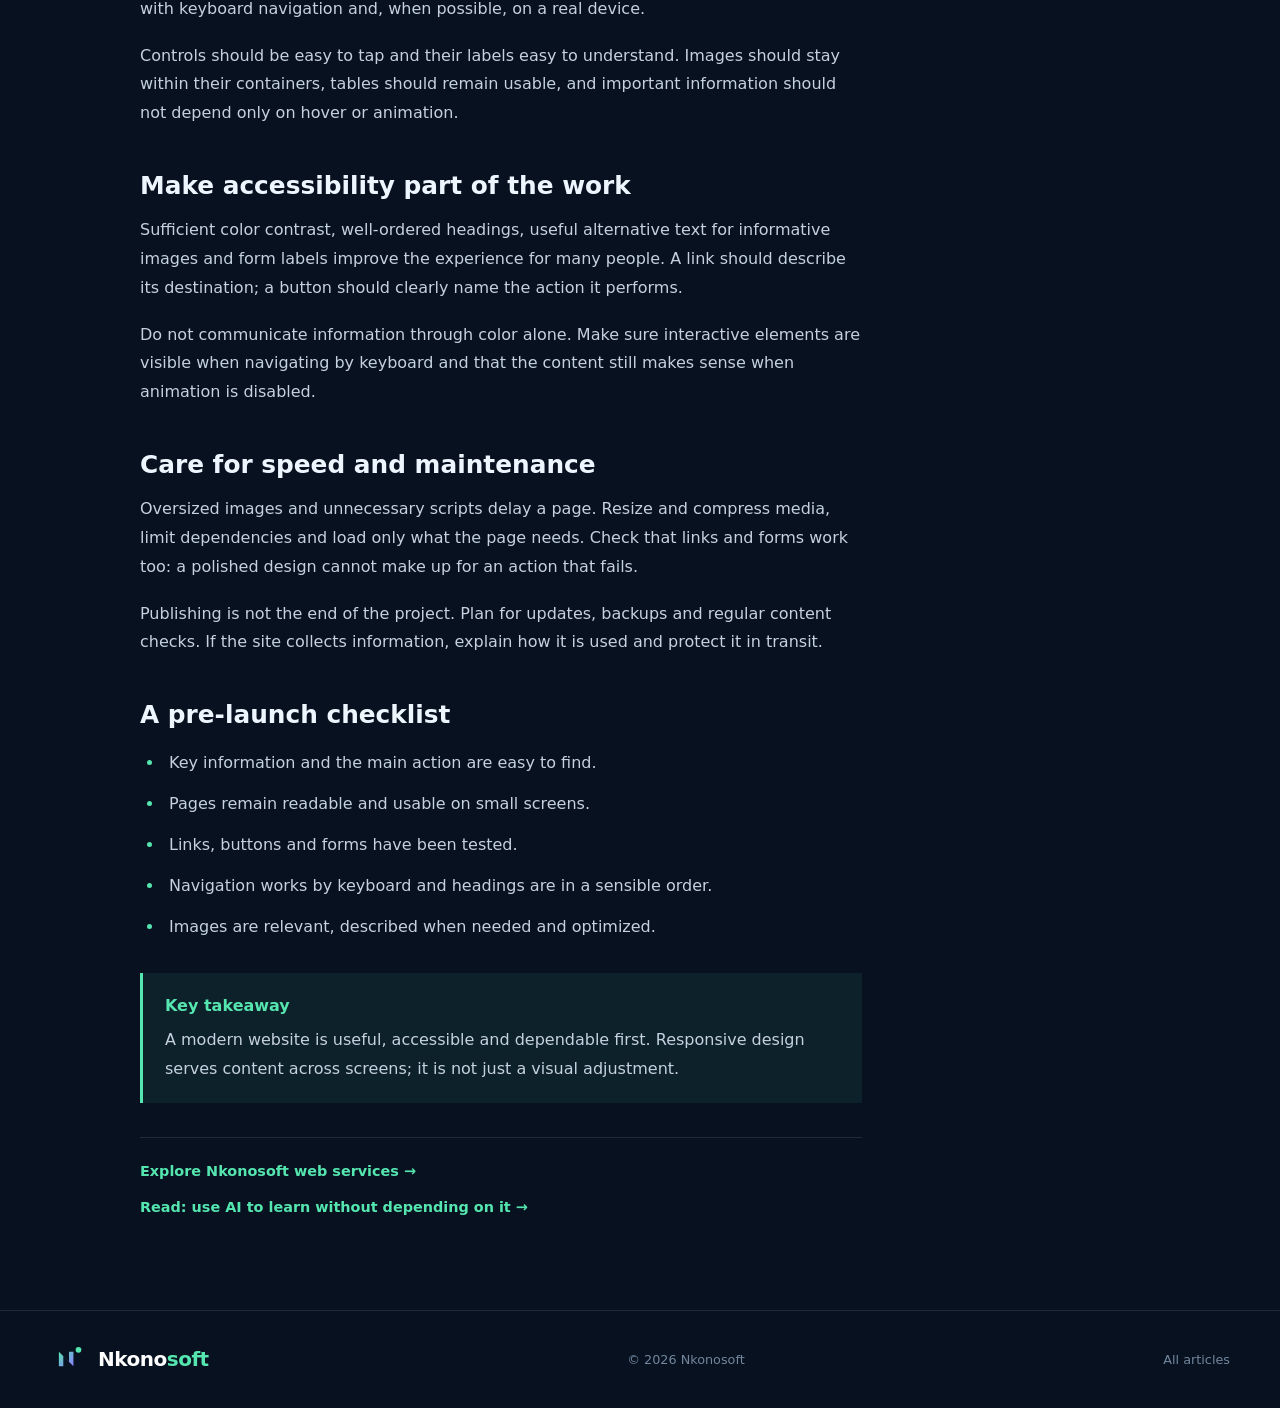
<file: en/blog/site-web-responsive.html>
<!DOCTYPE html>
<html lang="en">
<head>
  <meta charset="UTF-8"><meta name="viewport" content="width=device-width, initial-scale=1.0">
  <meta name="description" content="Core principles for building a clear, accessible and fast website that works well on phones and computers."><meta name="theme-color" content="#07111f">
  <title>Foundations of a Modern Responsive Website | Nkonosoft</title>
  <link rel="icon" href="../../assets/logo.svg" type="image/svg+xml"><link rel="stylesheet" href="../../styles.css"><link rel="stylesheet" href="../../blog/blog.css"><link rel="stylesheet" href="../../site-preferences.css">
</head>
<body>
  <header class="header"><nav class="nav container" aria-label="Main navigation"><a class="brand" href="../index.html#home" aria-label="Nkonosoft home"><img src="../../assets/logo.svg" alt=""><span>Nkono<span>soft</span></span></a><div class="article-nav"><a href="../index.html#blog">Journal</a><a class="nav-cta" href="../index.html#resources">Resources</a><div class="site-preferences"><label class="language-picker"><span class="sr-only">Language</span><select data-language-switch data-url-fr="../../blog/site-web-responsive.html" data-url-en="../../en/blog/site-web-responsive.html" aria-label="Language"><option value="fr">FR</option><option value="en">EN</option></select></label><button class="theme-toggle" type="button" data-theme-toggle data-light-label="Switch to light theme" data-dark-label="Switch to dark theme" aria-label="Switch to light theme" title="Switch to light theme"><span data-theme-glyph aria-hidden="true">☼</span></button></div></div></nav></header>
  <main class="article-main container">
    <nav class="breadcrumb" aria-label="Breadcrumb"><a href="../index.html#home">Home</a><span>/</span><a href="../index.html#blog">Blog</a><span>/</span><span>Responsive websites</span></nav>
    <header class="article-heading"><span class="kicker">WEB DEVELOPMENT · 5 MIN READ</span><h1>The foundations of a modern, responsive website</h1><p class="article-intro">A good website is more than a polished appearance. It helps every visitor find information, achieve their goal and come back, whatever screen they use.</p><div class="article-byline"><span>Nkonosoft</span><span>Design principles</span></div></header>
    <div class="article-cover topic-web" aria-hidden="true"><span>A CLEAR STRUCTURE</span><strong>&lt;web<span>/</span>&gt;</strong></div>
    <div class="article-layout"><article class="article-content">
      <p class="article-lead">Responsive design means that a layout adapts to screen size and usage conditions instead of simply shrinking a desktop page. That adaptation starts with structure and priorities, long before visual effects.</p>
      <h2 id="purpose">Start with the website's purpose</h2><p>Before choosing colors or animations, decide what the site should help people do: learn about a service, buy a product, send an enquiry or find resources. For each page, define its main action and put the information that supports it first.</p><p>Short navigation, clear labels and a strong hierarchy mean visitors do not have to guess. Each page should quickly answer three questions: Where am I? What can I do here? What is the next step?</p>
      <h2 id="structure">Build a strong structure</h2><p>Semantic HTML gives meaning to each part of a page: navigation, main content, sections with a clear heading hierarchy and a footer. This organization helps assistive technology, browsers and people who scan content quickly.</p><p>CSS can then arrange content with flexible layouts such as Flexbox or Grid and fluid widths. A mobile-first approach often works well: make the content readable in a narrow column, then add layout enhancements when space allows.</p>
      <h2 id="mobile">Test the mobile experience</h2><p>On a phone, small flaws quickly become obstacles: tightly packed links, overflowing text, hard-to-use menus or forms that are awkward to complete. Test pages at several widths, with keyboard navigation and, when possible, on a real device.</p><p>Controls should be easy to tap and their labels easy to understand. Images should stay within their containers, tables should remain usable, and important information should not depend only on hover or animation.</p>
      <h2 id="accessibility">Make accessibility part of the work</h2><p>Sufficient color contrast, well-ordered headings, useful alternative text for informative images and form labels improve the experience for many people. A link should describe its destination; a button should clearly name the action it performs.</p><p>Do not communicate information through color alone. Make sure interactive elements are visible when navigating by keyboard and that the content still makes sense when animation is disabled.</p>
      <h2 id="performance">Care for speed and maintenance</h2><p>Oversized images and unnecessary scripts delay a page. Resize and compress media, limit dependencies and load only what the page needs. Check that links and forms work too: a polished design cannot make up for an action that fails.</p><p>Publishing is not the end of the project. Plan for updates, backups and regular content checks. If the site collects information, explain how it is used and protect it in transit.</p>
      <h2 id="checklist">A pre-launch checklist</h2><ul><li>Key information and the main action are easy to find.</li><li>Pages remain readable and usable on small screens.</li><li>Links, buttons and forms have been tested.</li><li>Navigation works by keyboard and headings are in a sensible order.</li><li>Images are relevant, described when needed and optimized.</li></ul>
      <aside class="article-callout"><strong>Key takeaway</strong><p>A modern website is useful, accessible and dependable first. Responsive design serves content across screens; it is not just a visual adjustment.</p></aside>
      <div class="article-end"><a href="../index.html#services">Explore Nkonosoft web services →</a><a href="ia-apprendre-sans-dependre.html">Read: use AI to learn without depending on it →</a></div>
    </article><aside class="article-aside"><span class="aside-title">In this article</span><nav aria-label="Table of contents"><a href="#purpose">Start with the purpose</a><a href="#structure">Structure the content</a><a href="#mobile">Test on mobile</a><a href="#accessibility">Design for accessibility</a><a href="#performance">Speed and maintenance</a><a href="#checklist">Pre-launch checks</a></nav></aside></div>
  </main>
  <script src="../../site-preferences.js"></script>
  <footer><div class="container footer-inner"><a class="brand" href="../index.html#home"><img src="../../assets/logo.svg" alt=""><span>Nkono<span>soft</span></span></a><p>© 2026 Nkonosoft</p><div><a href="../index.html#blog">All articles</a></div></div></footer>
</body>
</html>
</file>
<file: styles.css>
:root{--bg:#07111f;--bg2:#0b1728;--card:#101e31;--text:#edf5ff;--muted:#91a4bb;--line:rgba(255,255,255,.1);--accent:#55e6b0;--accent2:#8d7aff;--orange:#ffb86b;--max:1180px}*{box-sizing:border-box}html{scroll-behavior:smooth}body{margin:0;background:var(--bg);color:var(--text);font-family:Inter,ui-sans-serif,system-ui,-apple-system,BlinkMacSystemFont,"Segoe UI",sans-serif;line-height:1.65;overflow-x:hidden}a{text-decoration:none;color:inherit}.container{width:min(var(--max),calc(100% - 40px));margin:auto}.header{position:fixed;top:0;left:0;right:0;z-index:50;background:rgba(7,17,31,.7);backdrop-filter:blur(18px);border-bottom:1px solid rgba(255,255,255,.06)}.nav{height:76px;display:flex;align-items:center;justify-content:space-between}.brand{display:flex;align-items:center;gap:10px;font-weight:800;font-size:1.25rem;letter-spacing:-.5px}.brand img{width:38px;height:38px}.brand span span{color:var(--accent)}.nav-links{display:flex;align-items:center;gap:28px;color:#b9c7d8;font-size:.92rem}.nav-links a{transition:.25s}.nav-links a:hover{color:#fff}.nav-cta{padding:9px 16px;border:1px solid rgba(85,230,176,.35);border-radius:999px;color:var(--accent)!important}.menu-toggle{display:none;background:none;border:0;color:#fff;font-size:1.7rem}.progress{position:fixed;z-index:100;top:0;left:0;width:0;height:3px;background:linear-gradient(90deg,var(--accent),var(--accent2))}.section{padding:110px 0}.hero{min-height:100vh;padding-top:150px;display:flex;align-items:center;position:relative;background:radial-gradient(circle at 80% 30%,rgba(141,122,255,.13),transparent 32%),radial-gradient(circle at 15% 70%,rgba(85,230,176,.08),transparent 30%)}.hero-grid{display:grid;grid-template-columns:1.05fr .95fr;gap:70px;align-items:center}.eyebrow,.kicker{font-size:.75rem;font-weight:800;letter-spacing:.18em;color:var(--accent)}.eyebrow span{display:inline-block;width:28px;height:1px;background:var(--accent);vertical-align:middle;margin-right:10px}.hero h1{font-size:clamp(3rem,6vw,5.8rem);line-height:1.02;letter-spacing:-.065em;margin:20px 0}.hero h1 em,.section-heading em,.profile-copy em,.contact-box em{font-style:normal;color:var(--accent)}.hero-text{max-width:650px;color:var(--muted);font-size:1.08rem}.hero-actions{display:flex;gap:14px;flex-wrap:wrap;margin:30px 0}.btn{display:inline-flex;align-items:center;justify-content:center;gap:10px;padding:13px 20px;border-radius:10px;font-weight:750;transition:.25s;border:1px solid transparent}.btn:hover{transform:translateY(-3px)}.btn-primary{background:var(--accent);color:#051319;box-shadow:0 10px 30px rgba(85,230,176,.15)}.btn-ghost,.btn-outline{border-color:var(--line);color:#dce7f5}.btn-ghost:hover,.btn-outline:hover{border-color:rgba(85,230,176,.45)}.mini-stats{display:flex;gap:35px;margin-top:42px}.mini-stats strong{display:block;font-size:1.25rem}.mini-stats span{font-size:.72rem;color:var(--muted)}.hero-art{min-height:450px;display:grid;place-items:center;position:relative}.orb{position:absolute;width:330px;height:330px;border-radius:50%;background:radial-gradient(circle at 35% 30%,rgba(85,230,176,.4),rgba(141,122,255,.12) 45%,transparent 70%);filter:blur(10px)}.code-card{position:relative;width:min(450px,100%);background:rgba(12,27,45,.8);border:1px solid var(--line);border-radius:22px;padding:18px;box-shadow:0 35px 80px rgba(0,0,0,.35);transform:rotate(2deg)}.window-dots{display:flex;align-items:center;gap:7px;color:#61758e;font-size:.7rem;border-bottom:1px solid var(--line);padding-bottom:14px}.window-dots i{width:8px;height:8px;border-radius:50%;background:#45576c}.window-dots span{margin-left:auto}.code-card pre{margin:24px 10px;font-size:1rem;color:#bcd0e6;overflow:auto}.code-card code b{color:var(--accent2)}.code-card code span{color:var(--accent)}.accent{color:var(--orange)!important}.floating-card{position:absolute;background:#13243a;border:1px solid var(--line);padding:12px 15px;border-radius:13px;box-shadow:0 15px 35px #0005;font-size:.82rem}.floating-card b{display:block}.floating-card small{color:var(--muted)}.card-a{left:-45px;top:50px;color:var(--accent)}.card-b{right:-30px;bottom:45px;color:#b5a8ff}.scroll-cue{position:absolute;bottom:25px;left:50%;color:var(--muted);animation:bounce 1.8s infinite}@keyframes bounce{50%{transform:translateY(7px)}}.section-heading{max-width:760px;margin-bottom:45px}.section-heading h2,.profile-copy h2,.contact-box h2{font-size:clamp(2.2rem,4vw,3.7rem);line-height:1.1;letter-spacing:-.045em;margin:12px 0 15px}.section-heading p,.profile-copy p,.contact-box p{color:var(--muted)}.split{display:flex;justify-content:space-between;gap:30px;max-width:none}.split>p{max-width:410px;margin-top:22px}.service-grid{display:grid;grid-template-columns:repeat(3,1fr);gap:16px}.service-card{min-height:280px;padding:28px;background:linear-gradient(145deg,rgba(16,30,49,.95),rgba(11,23,40,.8));border:1px solid var(--line);border-radius:17px;position:relative;overflow:hidden;transition:.3s}.service-card:hover{transform:translateY(-6px);border-color:rgba(85,230,176,.35)}.service-card.featured{background:linear-gradient(145deg,#152b3c,#111c34)}.service-card .icon{font-size:1.7rem;color:var(--accent);margin-bottom:35px}.service-card .number{position:absolute;right:25px;top:25px;color:#52677e;font-size:.8rem}.service-card h3{font-size:1.2rem;margin:0 0 8px}.service-card p{color:var(--muted);font-size:.9rem}.service-card a,.post a,.download,.text-link{color:var(--accent);font-weight:700;font-size:.86rem}.resources{background:var(--bg2)}.resource-tabs{display:flex;gap:8px;margin-bottom:20px}.tab{background:transparent;border:1px solid var(--line);color:var(--muted);padding:8px 15px;border-radius:999px;cursor:pointer}.tab.active,.tab:hover{background:var(--accent);border-color:var(--accent);color:#061319}.resource-grid{display:grid;grid-template-columns:repeat(4,1fr);gap:14px}.resource-card{background:var(--card);border:1px solid var(--line);border-radius:15px;overflow:hidden;transition:.25s}.resource-card:hover{transform:translateY(-4px)}.resource-card>div:last-child{padding:20px}.resource-card h3{font-size:1rem;margin:5px 0}.resource-card p{font-size:.83rem;color:var(--muted);min-height:48px}.resource-top{padding:28px 20px;font-weight:900;font-size:1.7rem}.resource-top span{font-size:.6rem;float:right;letter-spacing:.12em}.purple{background:#2c234c}.blue{background:#193752}.orange{background:#483322}.green{background:#173b34}.resource-note{margin-top:22px;border:1px dashed var(--line);padding:14px;border-radius:12px;color:var(--muted);font-size:.84rem}.resource-note code{color:var(--accent)}.blog-grid{display:grid;grid-template-columns:1.35fr 1fr 1fr;gap:16px}.post{background:var(--card);border:1px solid var(--line);border-radius:17px;overflow:hidden}.post-visual{height:190px;display:grid;place-items:center;font-size:3rem;font-weight:900;position:relative;overflow:hidden}.post-visual span{z-index:1}.visual-ai{background:linear-gradient(135deg,#27345c,#142c3b);color:#b8adff}.visual-web{background:linear-gradient(135deg,#164a47,#10243c);color:var(--accent)}.visual-data{background:linear-gradient(135deg,#4b3822,#1b293b);color:var(--orange)}.visual-lines{position:absolute;inset:20px;background:repeating-linear-gradient(0deg,transparent 0 15px,rgba(255,255,255,.06) 16px 17px);transform:rotate(-8deg)}.post-body{padding:22px}.post-meta{font-size:.65rem;color:#6f849b;letter-spacing:.1em}.post h3{font-size:1.15rem;line-height:1.35}.post p{font-size:.85rem;color:var(--muted)}.profile{background:radial-gradient(circle at 20% 50%,rgba(85,230,176,.06),transparent 35%)}.profile-grid{display:grid;grid-template-columns:.75fr 1.25fr;gap:90px;align-items:center}.profile-card{height:430px;border:1px solid var(--line);border-radius:25px;background:linear-gradient(145deg,#11283a,#101729);display:grid;place-items:center;position:relative;overflow:hidden}.profile-mark{width:190px;height:190px;border-radius:50%;display:grid;place-items:center;font-size:4rem;font-weight:900;color:var(--accent);border:1px solid rgba(85,230,176,.4);background:#091722;box-shadow:0 0 80px rgba(85,230,176,.12)}.profile-ring{position:absolute;width:330px;height:330px;border:1px dashed rgba(141,122,255,.4);border-radius:50%;animation:spin 18s linear infinite}@keyframes spin{to{transform:rotate(360deg)}}.lead{font-size:1.2rem!important;color:#d9e6f4!important}.skills{display:flex;flex-wrap:wrap;gap:8px;margin:25px 0}.skills span{border:1px solid var(--line);padding:7px 11px;border-radius:999px;color:#b7c6d8;font-size:.78rem}.contact-box{border:1px solid rgba(85,230,176,.2);background:linear-gradient(120deg,rgba(85,230,176,.08),rgba(141,122,255,.08));border-radius:22px;padding:45px;display:flex;justify-content:space-between;align-items:center;gap:30px}.contact-box h2{margin-bottom:10px}.contact-actions{display:flex;gap:10px;flex-wrap:wrap}footer{border-top:1px solid var(--line);padding:25px 0}.footer-inner{display:flex;align-items:center;justify-content:space-between;gap:20px;color:#71869d;font-size:.8rem}.footer-inner .brand{color:#fff}.footer-inner>div{display:flex;gap:18px}.footer-inner a:hover{color:#fff}.reveal{opacity:0;transform:translateY(24px);transition:opacity .7s ease,transform .7s ease}.reveal.visible{opacity:1;transform:none}@media(max-width:900px){.nav-links{position:absolute;top:76px;left:20px;right:20px;display:none;flex-direction:column;align-items:stretch;background:#0c1a2c;border:1px solid var(--line);padding:18px;border-radius:14px}.nav-links.open{display:flex}.menu-toggle{display:block}.hero-grid,.profile-grid{grid-template-columns:1fr}.hero-art{min-height:370px}.service-grid{grid-template-columns:repeat(2,1fr)}.resource-grid{grid-template-columns:repeat(2,1fr)}.blog-grid{grid-template-columns:1fr 1fr}.featured-post{grid-column:span 2}.contact-box{flex-direction:column;align-items:flex-start}.profile-card{height:330px}.card-a{left:0}.card-b{right:0}}@media(max-width:600px){.container{width:min(var(--max),calc(100% - 28px))}.section{padding:80px 0}.hero{padding-top:125px}.hero h1{font-size:3rem}.mini-stats{gap:17px}.service-grid,.resource-grid,.blog-grid{grid-template-columns:1fr}.featured-post{grid-column:auto}.split{display:block}.resource-tabs{overflow:auto;padding-bottom:5px}.profile-grid{gap:35px}.contact-box{padding:28px}.footer-inner{flex-direction:column;align-items:flex-start}.footer-inner>div{display:none}.code-card{transform:none}.floating-card{font-size:.72rem}.card-a{left:-5px}.card-b{right:-5px}}
</file>
<file: profile.css>
.profile-photo{position:relative;z-index:1;width:240px;height:240px;object-fit:cover;border:1px solid rgba(85,230,176,.45);border-radius:50%;box-shadow:0 12px 55px rgba(0,0,0,.28)}
</file>
<file: site-preferences.css>
:root[data-theme="light"]{color-scheme:light;--bg:#f4f7f5;--bg2:#e8efeb;--card:#fff;--text:#17282e;--muted:#52656b;--line:rgba(23,40,46,.15);--accent:#08764f;--accent2:#6256ae;--orange:#9a5a0a}
:root[data-theme="light"] body{background:var(--bg);color:var(--text)}
:root[data-theme="light"] .header{background:rgba(247,250,248,.9);border-bottom-color:rgba(23,40,46,.12)}
:root[data-theme="light"] .nav-links,:root[data-theme="light"] .article-nav{color:#41565d}
:root[data-theme="light"] .nav-links a:hover,:root[data-theme="light"] .footer-inner a:hover{color:#10252b}
:root[data-theme="light"] .menu-toggle{color:var(--text)}
:root[data-theme="light"] .btn-primary{color:#fff}
:root[data-theme="light"] .btn-ghost,:root[data-theme="light"] .btn-outline{color:#30464d}
:root[data-theme="light"] .service-card,:root[data-theme="light"] .service-card.featured{background:#fff}
:root[data-theme="light"] .service-card .number{color:#4a6066}
:root[data-theme="light"] .tab.active,:root[data-theme="light"] .tab:hover{color:#fff}
:root[data-theme="light"] .post-meta{color:#52676e}
:root[data-theme="light"] .visual-web{color:#8ff0ce}
:root[data-theme="light"] .visual-data{color:#ffc078}
:root[data-theme="light"] .resource-top{color:#f4f8f6}
:root[data-theme="light"] .skills span{color:#35494f;border-color:rgba(23,40,46,.2)}
:root[data-theme="light"] .lead{color:#30464d!important}
:root[data-theme="light"] .profile-card{background:linear-gradient(145deg,#e6f0eb,#dce8e5)}
:root[data-theme="light"] .contact-box{background:linear-gradient(120deg,rgba(8,118,79,.08),rgba(98,86,174,.07));border-color:rgba(8,118,79,.22)}
:root[data-theme="light"] .footer-inner,:root[data-theme="light"] .footer-inner .brand{color:#53666c}
:root[data-theme="light"] .nav-links.open{background:#fff;border-color:var(--line)}
:root[data-theme="light"] .article-intro{color:#40555c}
:root[data-theme="light"] .article-content{color:#3f5258}
:root[data-theme="light"] .article-content .article-lead{color:var(--text)}
:root[data-theme="light"] .breadcrumb span:last-child{color:#354b52}
.site-preferences{display:flex;align-items:center;gap:8px;margin-left:auto}
.language-picker{display:inline-flex;align-items:center}
.language-picker select{height:36px;padding:0 8px;border:1px solid var(--line);border-radius:8px;background:var(--card);color:var(--text);font:inherit;font-size:.78rem;font-weight:750;cursor:pointer}
.theme-toggle{display:inline-grid;place-items:center;width:36px;height:36px;padding:0;border:1px solid var(--line);border-radius:8px;background:var(--card);color:var(--text);font-size:1.15rem;cursor:pointer}
.theme-toggle:hover,.language-picker select:hover{border-color:var(--accent)}
.theme-toggle:focus-visible,.language-picker select:focus-visible{outline:2px solid var(--accent);outline-offset:2px}
.sr-only{position:absolute;width:1px;height:1px;padding:0;margin:-1px;overflow:hidden;clip:rect(0,0,0,0);white-space:nowrap;border:0}
.article-nav{flex-wrap:wrap;row-gap:10px;justify-content:flex-end}
.nav{flex-wrap:wrap;row-gap:12px}
@media(max-width:900px){.nav-links .site-preferences{justify-content:flex-start;margin:8px 0 0}.article-nav .site-preferences{margin-left:auto}.article-nav{justify-content:flex-end;gap:10px 16px}.site-preferences{flex-wrap:wrap;justify-content:flex-end}.language-picker select,.theme-toggle{height:34px}.brand{font-size:1.05rem}}
@media(max-width:560px){.nav{padding:10px 0}.header{padding-bottom:6px}.article-nav{justify-content:flex-end;gap:8px 12px}.article-nav .nav-cta{padding:8px 12px}.site-preferences{gap:6px;margin-left:auto;justify-content:flex-end}.language-picker select,.theme-toggle{height:32px}}
</file>
<file: blog/blog.css>
.article-nav{display:flex;align-items:center;gap:24px;color:#b9c7d8;font-size:.9rem;justify-content:flex-end;flex-wrap:wrap;row-gap:10px}.article-nav a:hover,.breadcrumb a:hover{color:var(--accent)}.article-main{padding-top:112px;padding-bottom:90px;scroll-margin-top:110px}@media(max-width:900px){.article-main{padding-top:136px}.article-nav{gap:12px 18px}.article-nav .site-preferences{margin-left:0}}@media(max-width:560px){.article-main{padding-top:150px}.article-nav{width:100%;justify-content:flex-end}.site-preferences{margin-left:auto}}.breadcrumb{display:flex;flex-wrap:wrap;gap:10px;color:var(--muted);font-size:.78rem;margin:0 0 38px}.breadcrumb span:last-child{color:#d6e2ef}.article-heading{max-width:850px;margin:0 auto 34px}.article-heading .kicker{letter-spacing:.12em}.article-heading h1{max-width:820px;font-size:3rem;line-height:1.13;margin:16px 0}.article-intro{max-width:720px;color:#c2d0df;font-size:1.12rem}.article-byline{display:flex;gap:12px;align-items:center;color:var(--muted);font-size:.8rem;margin-top:22px}.article-byline span+span:before{content:"/";margin-right:12px;color:#53677c}.article-cover{min-height:260px;max-width:1000px;margin:0 auto 56px;padding:34px;display:flex;flex-direction:column;align-items:center;justify-content:center;gap:14px;overflow:hidden;border:1px solid var(--line);border-radius:12px;position:relative}.article-cover:before{content:"";position:absolute;inset:0;opacity:.45;background:repeating-linear-gradient(135deg,transparent 0 22px,rgba(255,255,255,.06) 23px 24px)}.article-cover>*{position:relative}.article-cover>span{font-size:.7rem;font-weight:800;letter-spacing:.15em}.article-cover>strong{font-size:3.2rem;line-height:1}.article-cover strong span{color:var(--accent)}.topic-ai{background:linear-gradient(120deg,#243251,#11343a);color:#c4d1ff}.topic-ai strong span{color:#55e6b0}.topic-web{background:linear-gradient(120deg,#123e3b,#132b48);color:#a7f0d6}.topic-web strong span{color:#ffb86b}.topic-practice{background:linear-gradient(120deg,#44351f,#202e42);color:#ffe0a5}.topic-practice strong span{color:#55e6b0}.article-layout{max-width:1000px;margin:auto;display:grid;grid-template-columns:minmax(0,1fr) 220px;gap:58px;align-items:start}.article-content{min-width:0;color:#c5d1df}.article-content p,.article-content li{font-size:1rem;line-height:1.8}.article-content p{margin:0 0 18px}.article-content .article-lead{font-size:1.15rem;color:#edf5ff}.article-content h2{font-size:1.55rem;line-height:1.3;color:var(--text);margin:42px 0 14px;scroll-margin-top:100px}.article-content ol,.article-content ul{padding-left:24px;margin:18px 0 28px}.article-content li{padding-left:5px;margin:0 0 12px}.article-content li::marker{color:var(--accent)}.article-aside{position:sticky;top:105px;border-left:1px solid var(--line);padding-left:18px}.aside-title{display:block;color:var(--text);font-size:.82rem;font-weight:800;margin-bottom:12px}.article-aside nav{display:grid;gap:11px}.article-aside a{color:var(--muted);font-size:.78rem;line-height:1.45}.article-aside a:hover{color:var(--accent)}.article-callout{margin:32px 0;padding:20px 22px;border-left:3px solid var(--accent);background:rgba(85,230,176,.07)}.article-callout strong{color:var(--accent)}.article-callout p{margin:6px 0 0}.article-end{display:grid;gap:12px;margin-top:34px;padding-top:22px;border-top:1px solid var(--line)}.article-end a{color:var(--accent);font-weight:700;font-size:.9rem}.article-end a:hover{text-decoration:underline}.article-main+footer .footer-inner{flex-wrap:wrap}@media(max-width:800px){.article-layout{grid-template-columns:1fr;gap:30px}.article-aside{position:static;grid-row:1;border-left:0;border-bottom:1px solid var(--line);padding:0 0 18px}.article-aside nav{grid-template-columns:repeat(2,minmax(0,1fr))}.article-cover{min-height:210px;margin-bottom:38px}}@media(max-width:600px){.article-main{padding-top:100px;padding-bottom:65px}.breadcrumb{margin-bottom:28px}.article-heading h1{font-size:2.25rem}.article-intro{font-size:1rem}.article-cover{min-height:175px;padding:24px}.article-cover>strong{font-size:2.5rem}.article-content h2{font-size:1.35rem;margin-top:34px}.article-content p,.article-content li{font-size:.94rem}.article-content .article-lead{font-size:1.05rem}.article-aside nav{grid-template-columns:1fr 1fr;gap:10px}.article-nav{gap:14px;font-size:.82rem}.article-nav .nav-cta{padding:7px 10px}}@media(max-width:380px){.article-nav{gap:9px}.article-nav .nav-cta{padding:7px 8px}.article-heading h1{font-size:2rem}}
</file>
